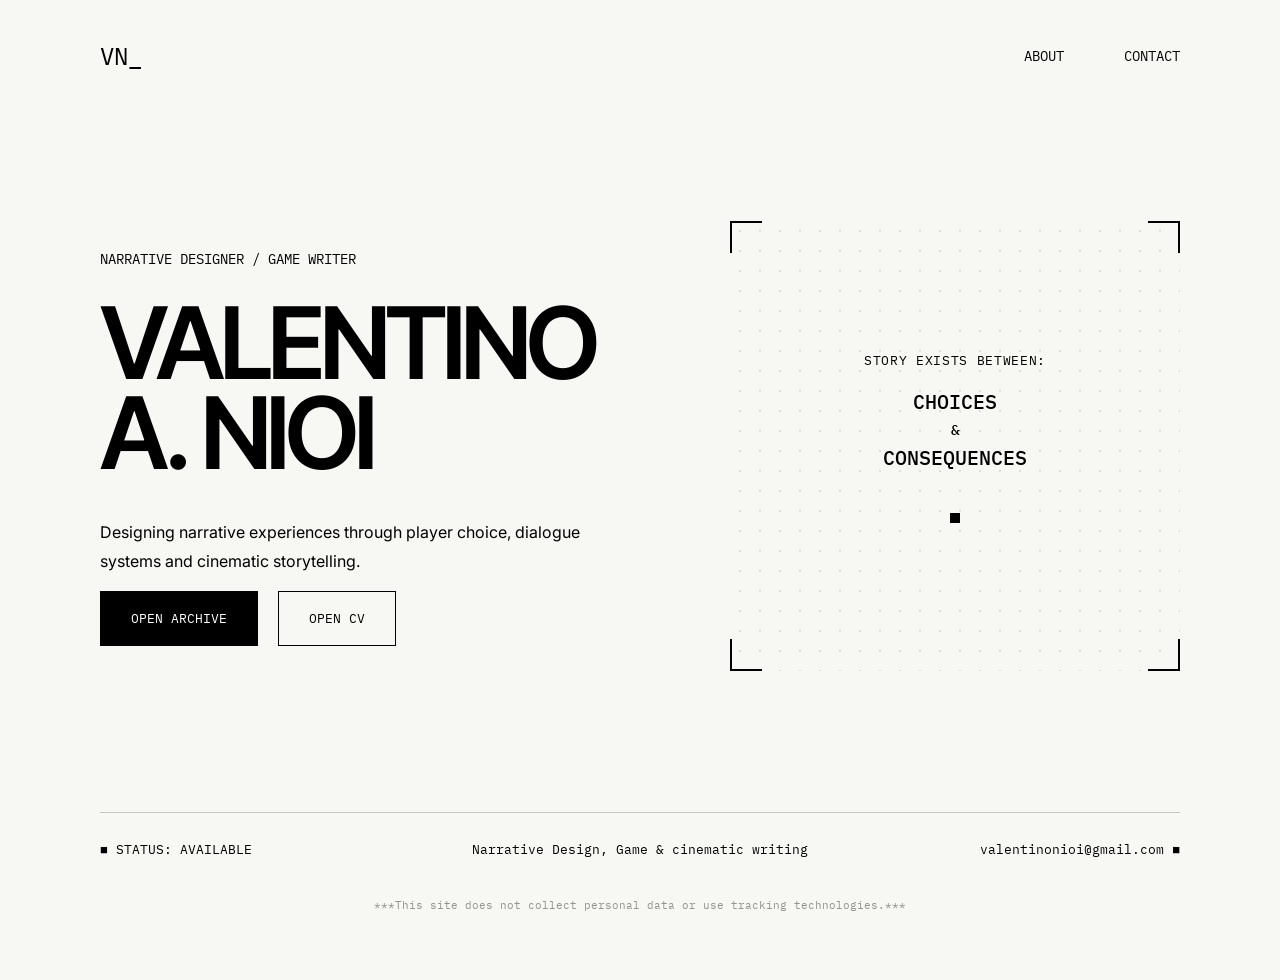
<file: index.html>
<!DOCTYPE html>
<html lang="en">
<head>
<meta charset="UTF-8">
<meta name="viewport" content="width=device-width, initial-scale=1.0">
<title>Valentino A. Nioi</title>

<link rel="stylesheet" href="css/global.css">
<link rel="stylesheet" href="css/home.css">

<link rel="preconnect" href="https://fonts.googleapis.com">
<link rel="preconnect" href="https://fonts.gstatic.com" crossorigin>

<link href="https://fonts.googleapis.com/css2?family=IBM+Plex+Mono:wght@300;400;500&family=Inter:wght@300;400;600&family=Inter+Tight:wght@400;500;600;700&display=swap" rel="stylesheet">
</head>

<body>

<nav>
  <div class="logo">
    VN_
  </div>

  <div class="menu">
    <a href="about.html">ABOUT</a>
    <a href="contact.html">CONTACT</a>
  </div>
</nav>


<section class="hero">

  <div class="left">

    <p class="role">
      NARRATIVE DESIGNER / GAME WRITER
    </p>

    <h1>
      VALENTINO<br>
      A. NIOI
    </h1>

    <p class="description">
      Designing narrative experiences through
      player choice, dialogue systems
      and cinematic storytelling.
    </p>

    <div class="buttons">

      <a class="button black" href="archive.html">
        OPEN ARCHIVE
      </a>

      <button type="button" class="button" onclick="openCVViewer()">
        OPEN CV
      </button>

    </div>

  </div>


  <div class="right">

    <div class="corner tl"></div>
    <div class="corner tr"></div>
    <div class="corner bl"></div>
    <div class="corner br"></div>

    <div class="story">

      <p class="story-label">
        STORY EXISTS BETWEEN:
      </p>

      <h2>
        CHOICES
        <span class="story-cross">&</span>
        CONSEQUENCES
      </h2>

      <div class="square"></div>

    </div>

  </div>

</section>


<div class="viewer-overlay">

  <div class="viewer-box">

    <div class="viewer-top">
      <p>CURRICULUM</p>

      <button type="button" class="viewer-close" onclick="closeViewer()">
        × CLOSE
      </button>
    </div>

    <div class="viewer-title">
      CURRICULUM VITAE
    </div>

    <div class="pdf-container"></div>

  </div>

</div>


<footer>
  <div class="status-line"></div>
  <div class="footer-content">
    <p>■ STATUS: AVAILABLE</p>
    <p>Narrative Design, Game & cinematic writing</p>
    <p>valentinonioi@gmail.com ■</p>
  </div>
  <p class="footer-privacy">***This site does not collect personal data or use tracking technologies.***</p>
</footer>


<script>
const viewerTitle = document.querySelector(".viewer-title");
const viewerOverlay = document.querySelector(".viewer-overlay");
const pdfContainer = document.querySelector(".pdf-container");

function isMobileDevice(){
  return /Android|iPhone|iPad|iPod/i.test(navigator.userAgent);
}

function openPDF(title, file){

  viewerTitle.innerText = title;

  // 📱 MOBILE → apertura nativa (più affidabile)
  if (isMobileDevice()) {
    window.open(file, "_blank");
    return;
  }

  // 💻 DESKTOP → viewer interno stabile
  pdfContainer.innerHTML = `
    <iframe class="pdf-viewer" src="${file}"></iframe>
  `;

  viewerOverlay.style.display = "flex";
}

function openCVViewer(){
  openPDF("CURRICULUM VITAE", "assets/ValentinoNioi_CV_2026.pdf");
}

function closeViewer(){
  viewerOverlay.style.display = "none";
  pdfContainer.innerHTML = "";
}
</script>

</body>
</html>
</file>
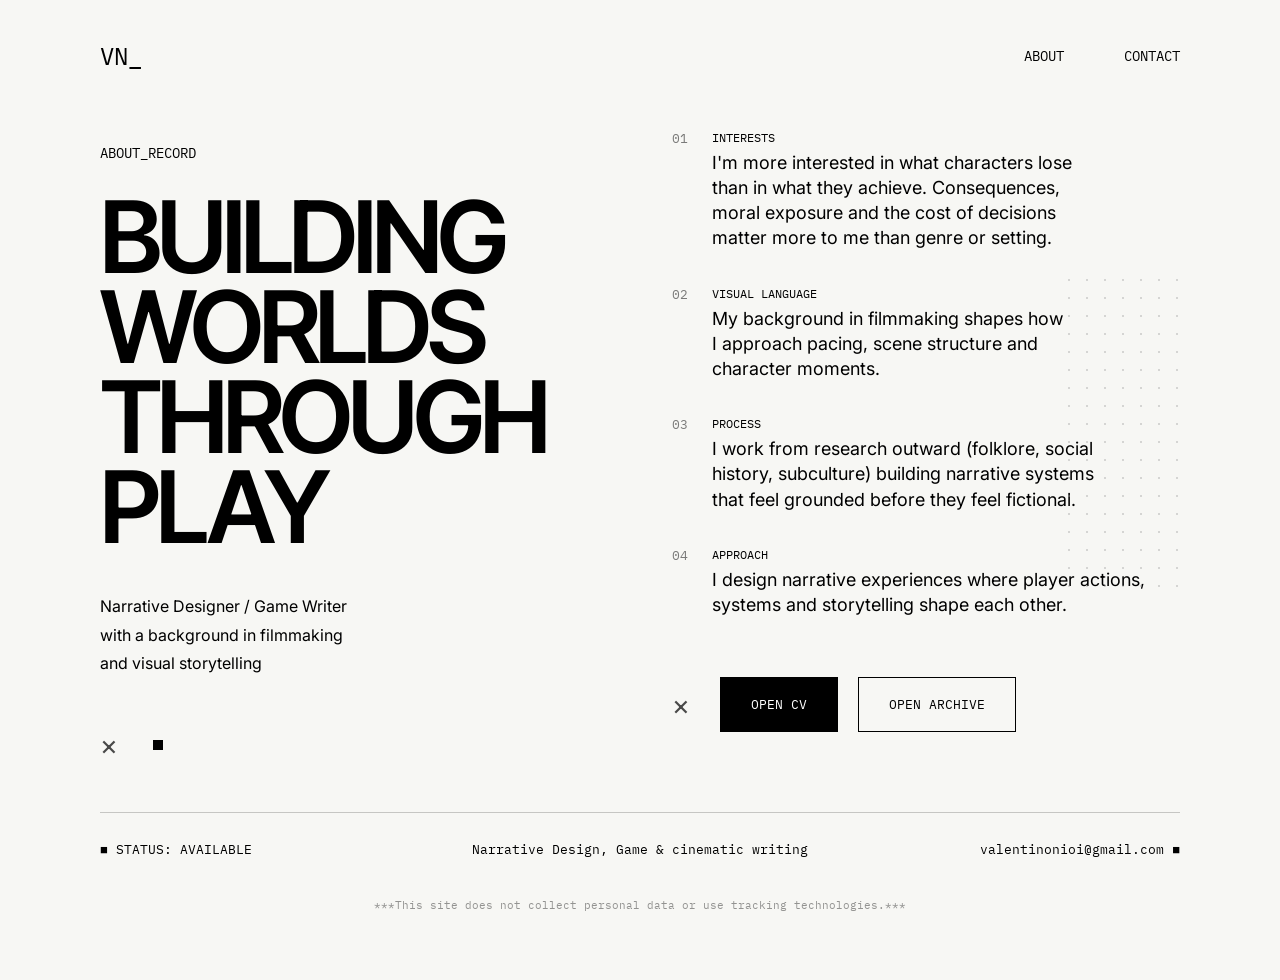
<file: about.html>
<!DOCTYPE html>
<html lang="en">

<head>

<meta charset="UTF-8">
<meta name="viewport" content="width=device-width, initial-scale=1.0">

<title>About | Valentino A. Nioi</title>

<link rel="stylesheet" href="css/global.css">
<link rel="stylesheet" href="css/about.css">

<link rel="preconnect" href="https://fonts.googleapis.com">
<link rel="preconnect" href="https://fonts.gstatic.com" crossorigin>

<link href="https://fonts.googleapis.com/css2?family=IBM+Plex+Mono:wght@300;400;500&family=Inter:wght@300;400;600&family=Inter+Tight:wght@400;500;600;700&display=swap" rel="stylesheet">

</head>

<body>

<nav>

  <div class="logo">
    <a href="index.html">VN_</a>
  </div>

  <div class="menu">
    <a href="about.html">ABOUT</a>
    <a href="contact.html">CONTACT</a>
  </div>

</nav>


<section class="about-page">

  <div class="about-left">

    <p class="role">
      ABOUT_RECORD
    </p>

    <h1>
      BUILDING<br>
      WORLDS<br>
      THROUGH PLAY
    </h1>

    <p class="description">
      Narrative Designer / Game Writer<br>
      with a background in filmmaking<br>
      and visual storytelling
    </p>

    <div class="about-symbols">
      <div class="about-cross">×</div>
      <div class="square about-square"></div>
    </div>

  </div>


  <div class="about-right">

    <div class="about-item">

      <span class="about-number">01</span>

      <div>

        <p class="about-label">
          INTERESTS
        </p>

        <p class="about-value">
          I'm more interested in what characters lose<br>
          than in what they achieve. Consequences,<br>
          moral exposure and the cost of decisions<br>
          matter more to me than genre or setting.
        </p>

      </div>

    </div>


    <div class="about-item">

      <span class="about-number">02</span>

      <div>

        <p class="about-label">
          VISUAL LANGUAGE
        </p>

        <p class="about-value">
          My background in filmmaking shapes how<br>
          I approach pacing, scene structure and<br>
          character moments.
        </p>

      </div>

    </div>


    <div class="about-item">

      <span class="about-number">03</span>

      <div>

        <p class="about-label">
          PROCESS
        </p>

        <p class="about-value">
          I work from research outward (folklore, social<br>
          history, subculture) building narrative systems<br>
          that feel grounded before they feel fictional.
        </p>

      </div>

    </div>


    <div class="about-item">

      <span class="about-number">04</span>

      <div>

        <p class="about-label">
          APPROACH
        </p>

        <p class="about-value">
          I design narrative experiences where player actions,<br>
          systems and storytelling shape each other.
        </p>

      </div>

    </div>


    <div class="about-action">

      <div class="about-cross">×</div>

      <div class="buttons">

        <button type="button"
        class="button black"
        onclick="openCVViewer()">
          OPEN CV
        </button>

        <a class="button"
        href="archive.html">
          OPEN ARCHIVE
        </a>

      </div>

    </div>

  </div>

</section>


<div class="viewer-overlay">

  <div class="viewer-box">

    <div class="viewer-top">
      <p>CURRICULUM</p>

      <button type="button"
      class="viewer-close"
      onclick="closeViewer()">
        × CLOSE
      </button>
    </div>

    <div class="viewer-title">
      CURRICULUM VITAE
    </div>

    <div class="pdf-container"></div>

  </div>

</div>


<footer>

  <div class="status-line"></div>

  <div class="footer-content">
    <p>■ STATUS: AVAILABLE</p>
    <p>Narrative Design, Game & cinematic writing</p>
    <p>valentinonioi@gmail.com ■</p>
  </div>

  <p class="footer-privacy">
    ***This site does not collect personal data or use tracking technologies.***
  </p>

</footer>


<script>
const viewerTitle = document.querySelector(".viewer-title");
const viewerOverlay = document.querySelector(".viewer-overlay");
const pdfContainer = document.querySelector(".pdf-container");

function isMobile(){
  return /Android|iPhone|iPad|iPod/i.test(navigator.userAgent);
}

function openPDF(title, file){

  viewerTitle.innerText = title;

  // 📱 MOBILE → apertura nativa (soluzione stabile)
  if (isMobile()) {
    window.open(file, "_blank");
    return;
  }

  // 💻 DESKTOP → viewer interno
  pdfContainer.innerHTML = `
    <iframe class="pdf-viewer" src="${file}"></iframe>
  `;

  viewerOverlay.style.display = "flex";
}

function openCVViewer(){
  openPDF("CURRICULUM VITAE", "assets/ValentinoNioi_CV_2026.pdf");
}

function closeViewer(){
  viewerOverlay.style.display = "none";
  pdfContainer.innerHTML = "";
}
</script>

</body>
</html>
</file>
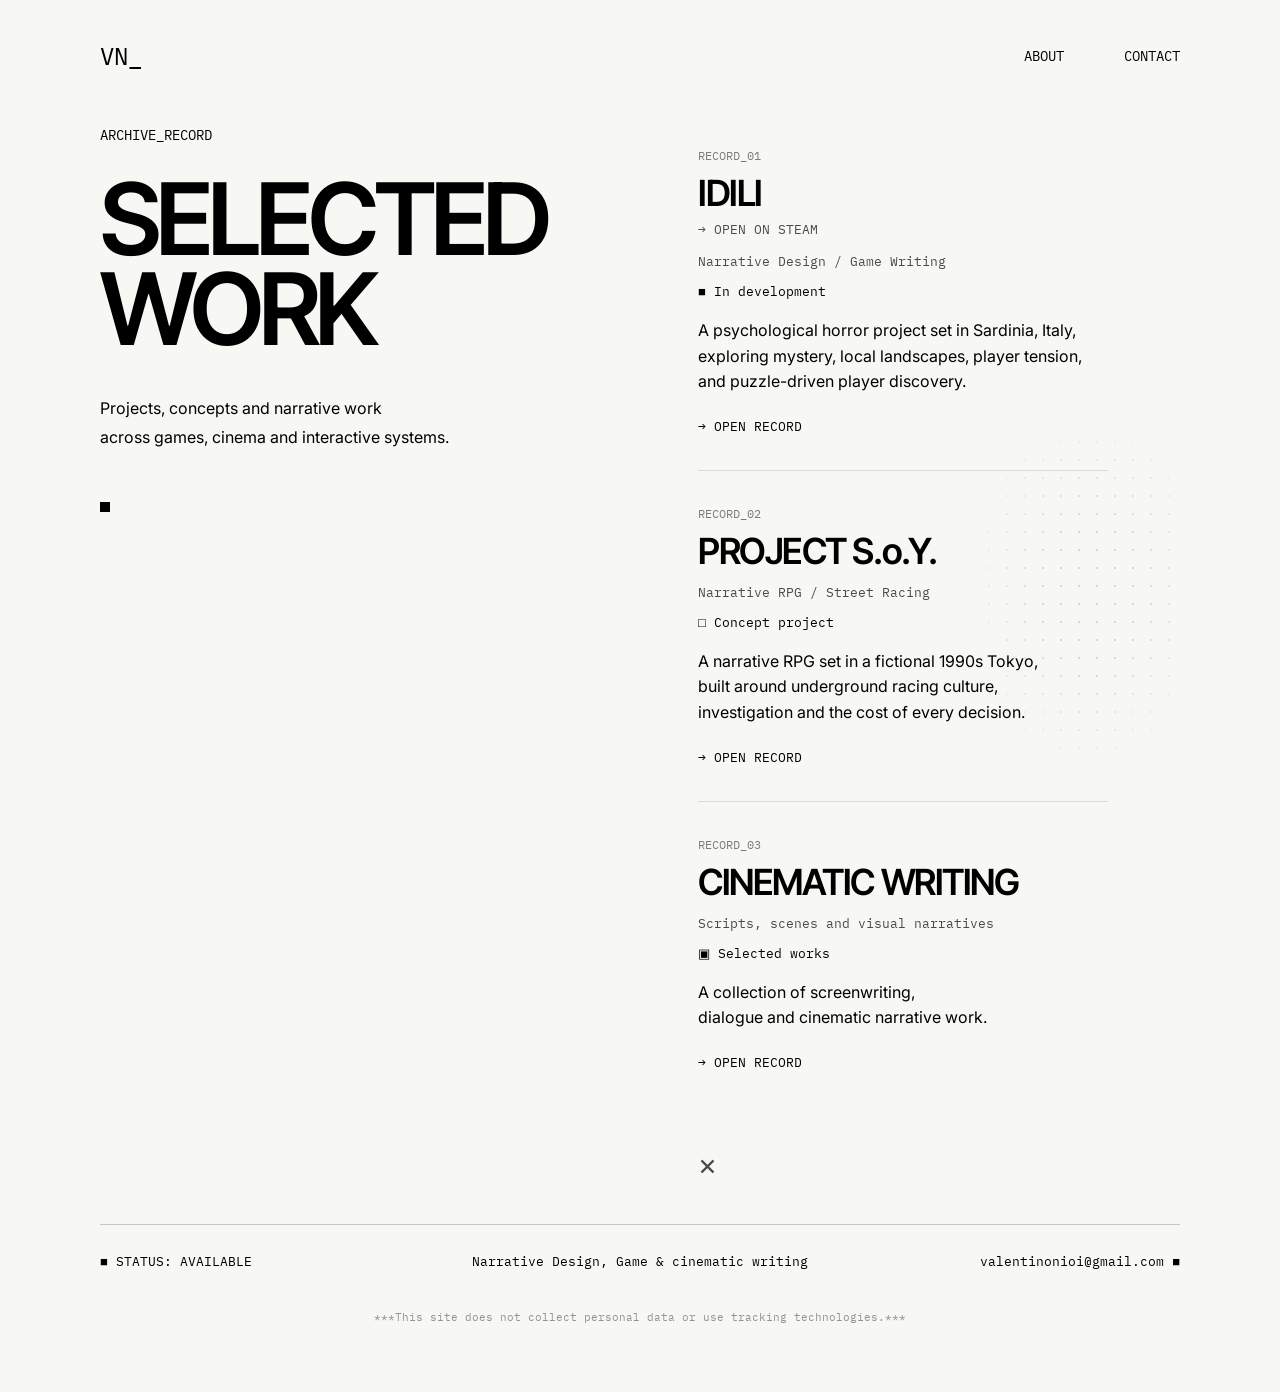
<file: archive.html>
<!DOCTYPE html>
<html lang="en">

<head>
<meta charset="UTF-8">
<meta name="viewport" content="width=device-width, initial-scale=1.0">

<title>Archive | Valentino A. Nioi</title>

<link rel="stylesheet" href="css/global.css">
<link rel="stylesheet" href="css/archive.css">

<link rel="preconnect" href="https://fonts.googleapis.com">
<link rel="preconnect" href="https://fonts.gstatic.com" crossorigin>

<link href="https://fonts.googleapis.com/css2?family=IBM+Plex+Mono:wght@300;400;500&family=Inter:wght@300;400;600&family=Inter+Tight:wght@400;500;600;700&display=swap" rel="stylesheet">
</head>

<body>

<nav>
  <div class="logo">
    <a href="index.html">VN_</a>
  </div>

  <div class="menu">
    <a href="about.html">ABOUT</a>
    <a href="contact.html">CONTACT</a>
  </div>
</nav>


<section class="archive-page">

  <div class="archive-left">

    <p class="role">ARCHIVE_RECORD</p>

    <h1>
      SELECTED<br>
      WORK
    </h1>

    <p class="description">
      Projects, concepts and narrative work<br>
      across games, cinema and interactive systems.
    </p>

    <div class="archive-left-bottom">
      <div class="square archive-square"></div>
    </div>

  </div>


  <div class="archive-right">

    <div class="archive-item">

      <p class="archive-number">RECORD_01</p>

      <h3>IDILI</h3>

      <a class="archive-steam"
      href="https://store.steampowered.com/app/2595700/IDILI/"
      target="_blank">
        → OPEN ON STEAM
      </a>

      <p class="archive-type">Narrative Design / Game Writing</p>

      <p class="archive-status">■ In development</p>

      <p class="archive-description">
        A psychological horror project set in Sardinia, Italy,<br>
        exploring mystery, local landscapes, player tension,<br>
        and puzzle-driven player discovery.
      </p>

      <a class="archive-link" href="idili.html">→ OPEN RECORD</a>

    </div>


    <div class="archive-item">

      <p class="archive-number">RECORD_02</p>

      <h3>PROJECT S.o.Y.</h3>

      <p class="archive-type">Narrative RPG / Street Racing</p>

      <p class="archive-status">□ Concept project</p>

      <p class="archive-description">
        A narrative RPG set in a fictional 1990s Tokyo,<br>
        built around underground racing culture,<br>
        investigation and the cost of every decision.
      </p>

      <a class="archive-link" href="soy.html">→ OPEN RECORD</a>

    </div>


    <div class="archive-item">

      <p class="archive-number">RECORD_03</p>

      <h3>CINEMATIC WRITING</h3>

      <p class="archive-type">Scripts, scenes and visual narratives</p>

      <p class="archive-status">▣ Selected works</p>

      <p class="archive-description">
        A collection of screenwriting,<br>
        dialogue and cinematic narrative work.
      </p>

      <a class="archive-link" href="cinematic.html">→ OPEN RECORD</a>

    </div>

    <div class="archive-cross">×</div>

  </div>

</section>


<footer>
  <div class="status-line"></div>
  <div class="footer-content">
    <p>■ STATUS: AVAILABLE</p>
    <p>Narrative Design, Game & cinematic writing</p>
    <p>valentinonioi@gmail.com ■</p>
  </div>
  <p class="footer-privacy">***This site does not collect personal data or use tracking technologies.***</p>
</footer>

</body>
</html>
</file>
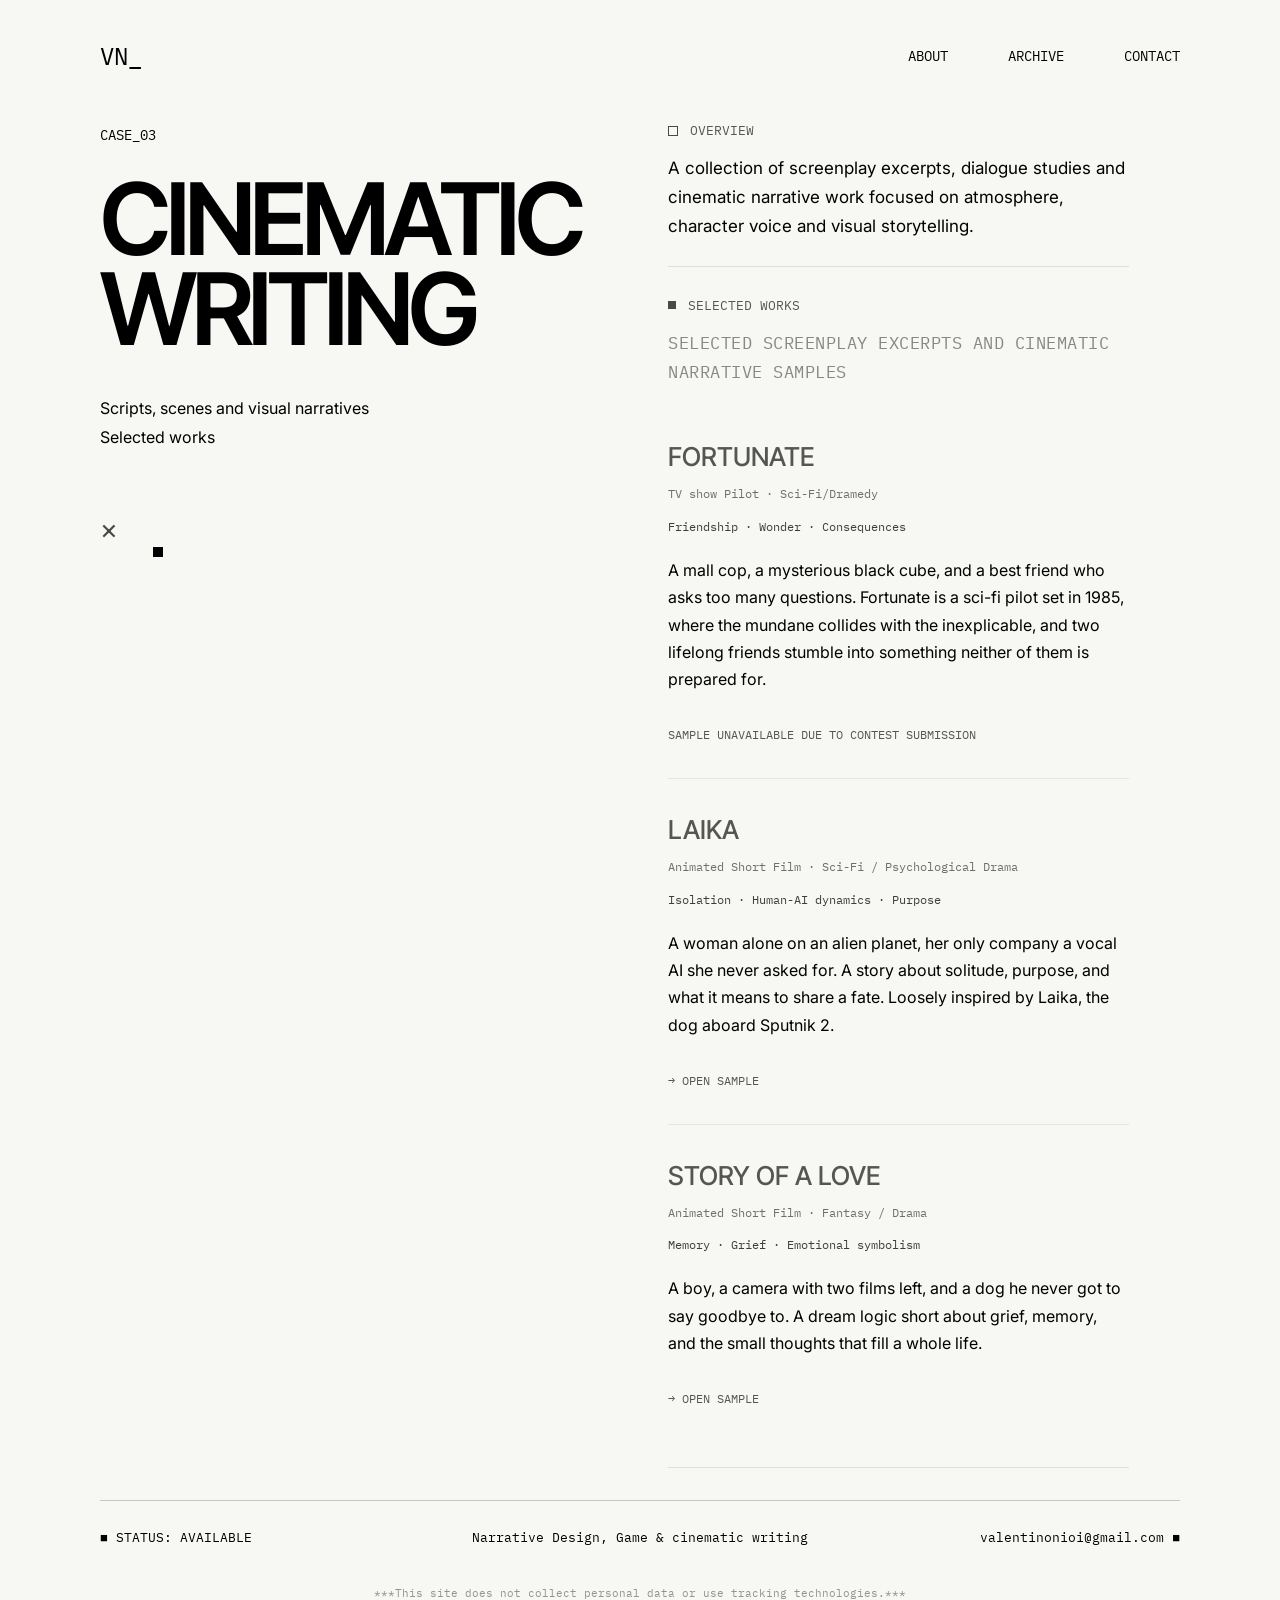
<file: cinematic.html>
<!DOCTYPE html>
<html lang="en">

<head>
<meta charset="UTF-8">
<meta name="viewport" content="width=device-width, initial-scale=1.0">

<title>Cinematic Writing | Valentino A. Nioi</title>

<link rel="stylesheet" href="css/global.css">
<link rel="stylesheet" href="css/cinematic.css">

<link rel="preconnect" href="https://fonts.googleapis.com">
<link rel="preconnect" href="https://fonts.gstatic.com" crossorigin>

<link href="https://fonts.googleapis.com/css2?family=IBM+Plex+Mono:wght@300;400;500&family=Inter:wght@300;400;600&family=Inter+Tight:wght@400;500;600;700&display=swap" rel="stylesheet">
</head>

<body>

<nav>
  <div class="logo">
    <a href="index.html">VN_</a>
  </div>

  <div class="menu">
    <a href="about.html">ABOUT</a>
    <a href="archive.html">ARCHIVE</a>
    <a href="contact.html">CONTACT</a>
  </div>
</nav>


<section class="cinematic-page">

  <div class="cinematic-left">

    <p class="role">CASE_03</p>

    <h1>CINEMATIC<br>WRITING</h1>

    <p class="description">
      Scripts, scenes and visual narratives<br>
      Selected works
    </p>

    <div class="cinematic-symbols">
      <div class="cinematic-cross">×</div>
      <div class="square"></div>
    </div>

  </div>


  <div class="cinematic-right">

    <div class="cinematic-section">
      <div class="section-title">
        <div class="mini-square"></div>
        <h3>OVERVIEW</h3>
      </div>

      <p>
        A collection of screenplay excerpts, dialogue studies and cinematic
        narrative work focused on atmosphere, character voice and visual storytelling.
      </p>
    </div>


    <div class="cinematic-section">

      <div class="section-title documents-title">
        <div class="mini-square filled-square"></div>
        <h3>SELECTED WORKS</h3>
      </div>

      <p class="materials-note">
        Selected screenplay excerpts and cinematic narrative samples
      </p>

      <div class="script-card first-script">

        <h3>FORTUNATE</h3>

        <p class="script-type">
          TV show Pilot · Sci-Fi/Dramedy
        </p>

        <p class="script-focus">
          Friendship · Wonder · Consequences
        </p>

        <p>
         A mall cop, a mysterious black cube, and a best friend who asks too many questions. Fortunate is a sci-fi pilot set in 1985, where the mundane collides with the inexplicable, and two lifelong friends stumble into something neither of them is prepared for.
        </p>

        <button type="button" class="sample-button" disabled>
          SAMPLE UNAVAILABLE DUE TO CONTEST SUBMISSION
          </button>

      </div>

      <div class="script-card">

        <h3>LAIKA</h3>

        <p class="script-type">
          Animated Short Film · Sci-Fi / Psychological Drama
        </p>

        <p class="script-focus">
          Isolation · Human-AI dynamics · Purpose
        </p>

        <p>
          A woman alone on an alien planet, her only company a vocal AI she never asked for. A story about solitude, purpose, and what it means to share a fate. Loosely inspired by Laika, the dog aboard Sputnik 2.
        </p>

        <button type="button" class="sample-button" onclick="openLaikaViewer()">
          → OPEN SAMPLE
        </button>

      </div>


      <div class="script-card">

        <h3>STORY OF A LOVE</h3>

        <p class="script-type">
          Animated Short Film · Fantasy / Drama
        </p>

        <p class="script-focus">
          Memory · Grief · Emotional symbolism
        </p>

        <p>
          A boy, a camera with two films left, and a dog he never got to say goodbye to. A dream logic short about grief, memory, and the small thoughts that fill a whole life.
        </p>

        <button type="button" class="sample-button" onclick="openStoryViewer()">
          → OPEN SAMPLE
        </button>

      </div>


      

    </div>

  </div>

</section>


<div class="viewer-overlay">

  <div class="viewer-box">

    <div class="viewer-top">
      <p>CASE_03 / CINEMATIC WRITING</p>

      <button type="button" class="viewer-close" onclick="closeViewer()">
        × CLOSE
      </button>
    </div>

    <div class="viewer-title">
      LAIKA
    </div>

    <div class="pdf-container"></div>

    <div class="viewer-nav">
      <p>← PREVIOUS</p>
      <p>01/01</p>
      <p>NEXT →</p>
    </div>

  </div>

</div>


<footer>
  <div class="status-line"></div>
  <div class="footer-content">
    <p>■ STATUS: AVAILABLE</p>
    <p>Narrative Design, Game & cinematic writing</p>
    <p>valentinonioi@gmail.com ■</p>
  </div>
  <p class="footer-privacy">***This site does not collect personal data or use tracking technologies.***</p>
</footer>


<script>
const viewerTitle = document.querySelector(".viewer-title");
const viewerOverlay = document.querySelector(".viewer-overlay");
const pdfContainer = document.querySelector(".pdf-container");

function isMobileDevice(){
  return /Android|iPhone|iPad|iPod/i.test(navigator.userAgent);
}

function openPDF(title, file){

  viewerTitle.innerText = title;

  // 📱 MOBILE → apertura nativa (più affidabile)
  if (isMobileDevice()) {
    window.open(file, "_blank");
    return;
  }

  // 💻 DESKTOP → viewer interno stabile
  pdfContainer.innerHTML = `
    <iframe class="pdf-viewer" src="${file}"></iframe>
  `;

  viewerOverlay.style.display = "flex";
}

function openSampleViewer(){
  openPDF("SAMPLE", "assets/fortunate.pdf");
}

function openLaikaViewer(){
  openPDF("LAIKA", "assets/laika.pdf");
}

function openStoryViewer(){
  openPDF("STORY OF A LOVE", "assets/soal.pdf");
}


function closeViewer(){
  viewerOverlay.style.display = "none";
  pdfContainer.innerHTML = "";
}
</script>

</body>
</html>
</file>
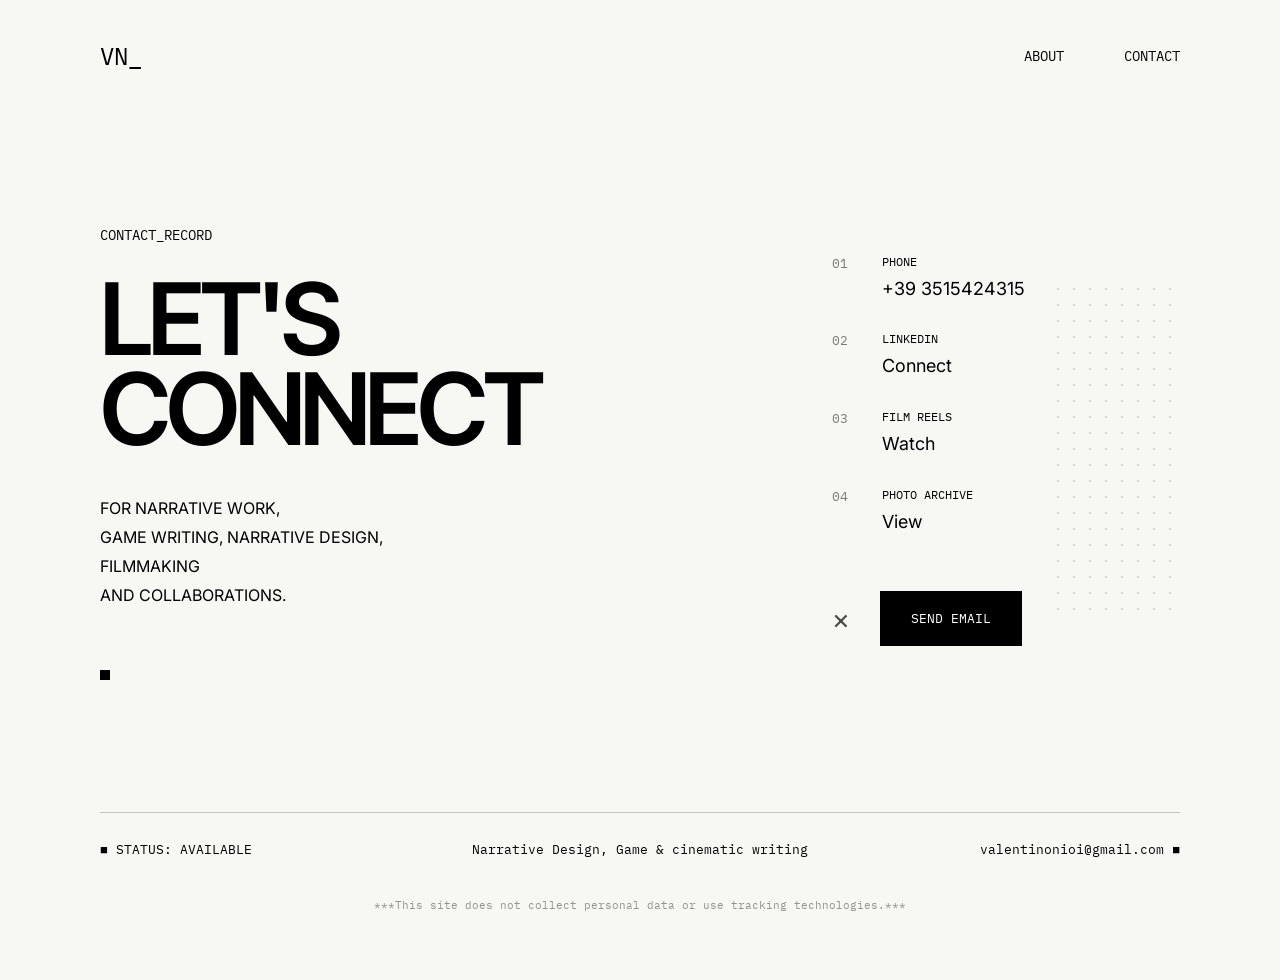
<file: contact.html>
<!DOCTYPE html>
<html lang="en">

<head>

<meta charset="UTF-8">
<meta name="viewport" content="width=device-width, initial-scale=1.0">

<title>Contact | Valentino A. Nioi</title>

<link rel="stylesheet" href="css/global.css">
<link rel="stylesheet" href="css/contact.css">

<link rel="preconnect" href="https://fonts.googleapis.com">
<link rel="preconnect" href="https://fonts.gstatic.com" crossorigin>

<link href="https://fonts.googleapis.com/css2?family=IBM+Plex+Mono:wght@300;400;500&family=Inter:wght@300;400;600&family=Inter+Tight:wght@400;500;600;700&display=swap" rel="stylesheet">

</head>

<body>

<nav>

<div class="logo">
<a href="index.html">VN_</a>
</div>

<div class="menu">

<a href="about.html">ABOUT</a>

<a href="contact.html">CONTACT</a>

</div>

</nav>


<section class="contact-page">

<div class="contact-left">

<p class="role">
CONTACT_RECORD
</p>

<h1>

LET'S<br>
CONNECT

</h1>

<p class="description">

FOR NARRATIVE WORK,<br>
GAME WRITING,
NARRATIVE DESIGN,<br>
FILMMAKING<br>
AND COLLABORATIONS.

</p>

<div class="square contact-square"></div>

</div>


<div class="contact-right">

  <div class="contact-item">
    <span class="contact-number">01</span>
    <div>
      <p class="contact-label">PHONE</p>
      <p class="contact-value">+39 3515424315</p>
    </div>
  </div>

  <div class="contact-item">
    <span class="contact-number">02</span>
    <div>
      <p class="contact-label">LINKEDIN</p>
      <p class="contact-value">
        <a href="https://www.linkedin.com/in/valentino-nioi-28684b141/" target="_blank">Connect</a>
      </p>
    </div>
  </div>

  <div class="contact-item">
    <span class="contact-number">03</span>
    <div>
      <p class="contact-label">FILM REELS</p>
      <p class="contact-value">
        <a href="https://youtu.be/IWBjZYRkETY" target="_blank">Watch</a>
      </p>
    </div>
  </div>

  <div class="contact-item">
    <span class="contact-number">04</span>
    <div>
      <p class="contact-label">PHOTO ARCHIVE</p>
      <p class="contact-value">
        <a href="https://www.instagram.com/valentino.nioi/" target="_blank">View</a>
      </p>
    </div>
  </div>

<div class="contact-action">

  <div class="contact-cross">×</div>

  <div class="buttons">
    <a class="button black" href="mailto:valentinonioi@gmail.com">SEND EMAIL</a>
  </div>

</div>

</section>


<footer>
  <div class="status-line"></div>
  <div class="footer-content">
    <p>■ STATUS: AVAILABLE</p>
    <p>Narrative Design, Game & cinematic writing</p>
    <p>valentinonioi@gmail.com ■</p>
  </div>
  <p class="footer-privacy">***This site does not collect personal data or use tracking technologies.***</p>
</footer>

</body>

</html>
</file>
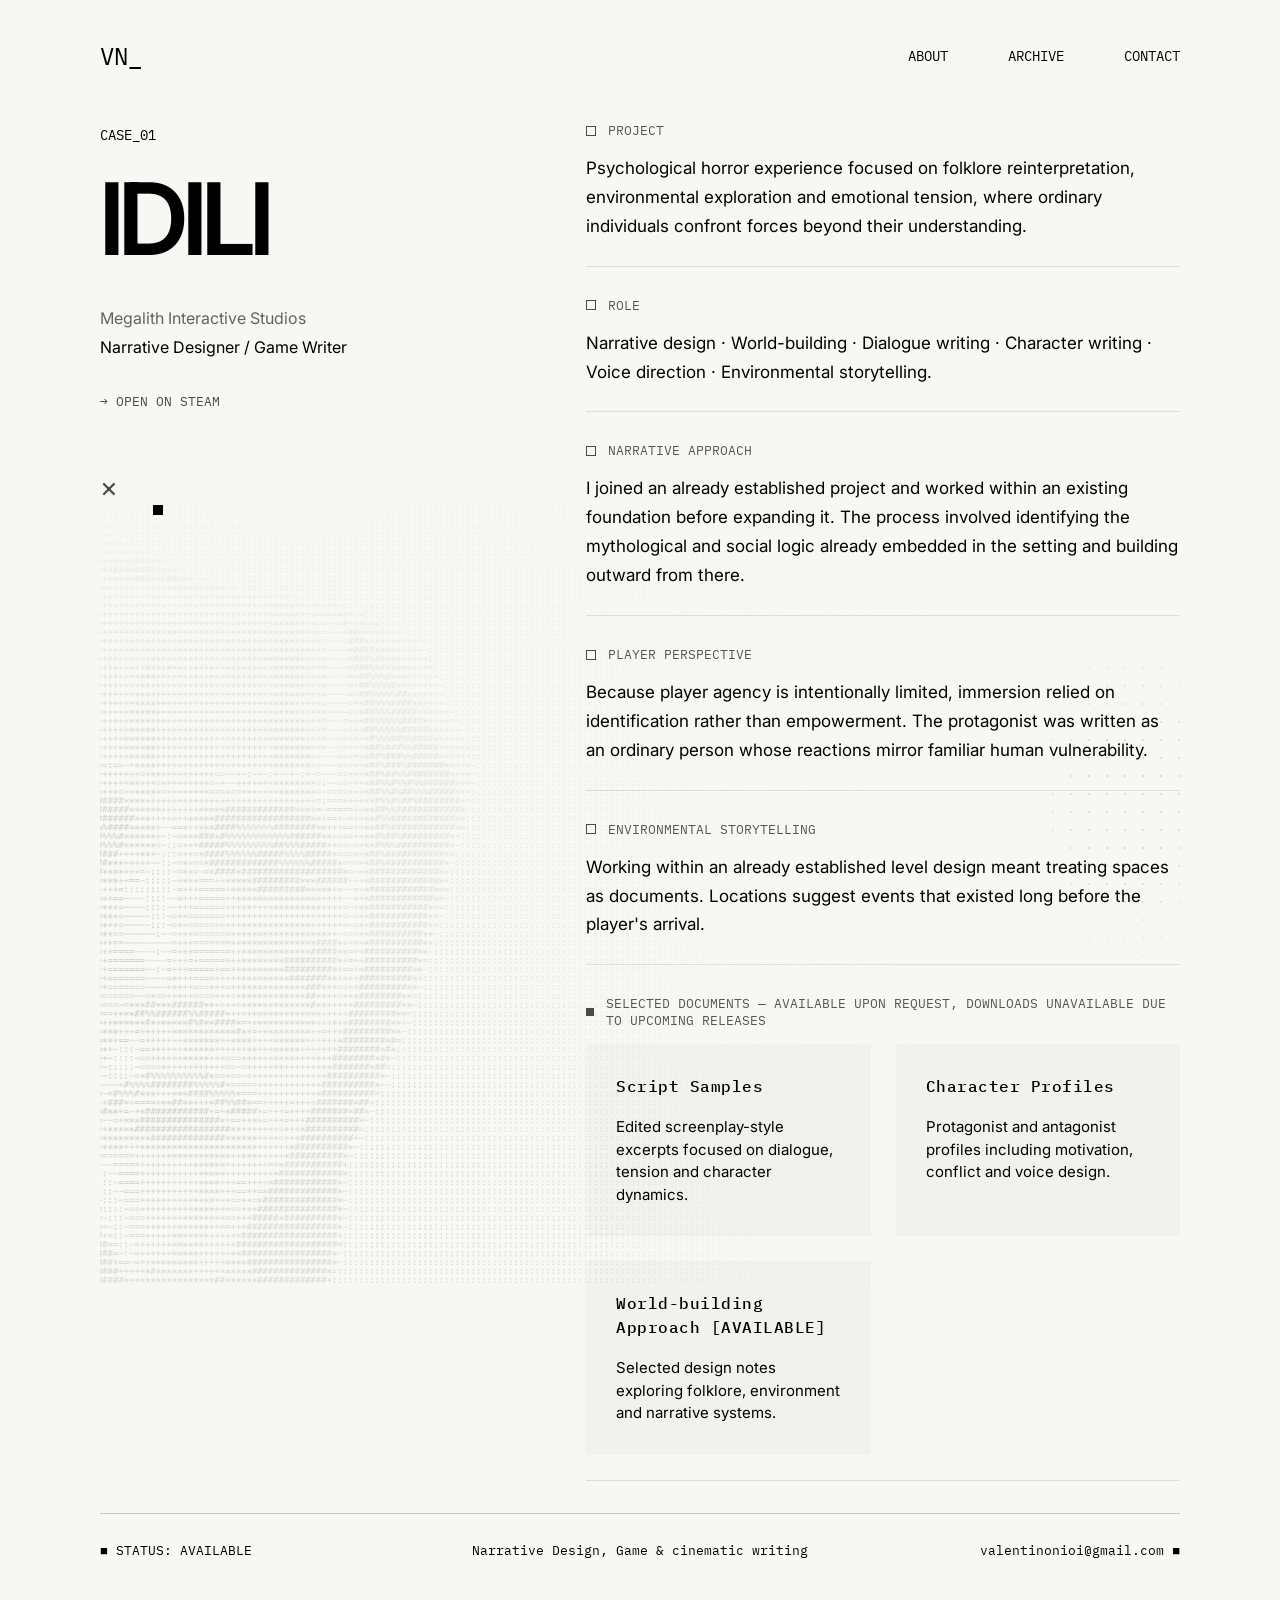
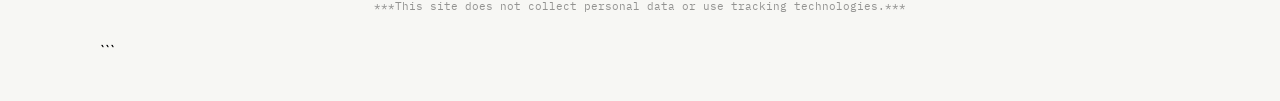
<file: idili.html>
<!DOCTYPE html>
<html lang="en">

<head>
<meta charset="UTF-8">
<meta name="viewport" content="width=device-width, initial-scale=1.0">

<title>IDILI | Valentino A. Nioi</title>

<link rel="stylesheet" href="css/global.css">
<link rel="stylesheet" href="css/idili.css">

<link rel="preconnect" href="https://fonts.googleapis.com">
<link rel="preconnect" href="https://fonts.gstatic.com" crossorigin>

<link href="https://fonts.googleapis.com/css2?family=IBM+Plex+Mono:wght@300;400;500&family=Inter:wght@300;400;600&family=Inter+Tight:wght@400;500;600;700&display=swap" rel="stylesheet">
</head>

<body>

<nav>

<div class="logo">
<a href="index.html">VN_</a>
</div>

<div class="menu">
<a href="about.html">ABOUT</a>
<a href="archive.html">ARCHIVE</a>
<a href="contact.html">CONTACT</a>
</div>

</nav>


<section class="idili-page">

<div class="idili-left">

<p class="role">
CASE_01
</p>

<h1>
IDILI
</h1>

<p class="description">

<a class="project-link"
href="https://INSERISCI-LINK"
target="_blank">

Megalith Interactive Studios

</a>

<br>

Narrative Designer / Game Writer

</p>

<a class="idili-steam"
href="https://store.steampowered.com/app/2595700/IDILI/"
target="_blank">

→ OPEN ON STEAM

</a>

<div class="idili-symbols">

<div class="idili-cross">
×
</div>

<div class="square"></div>

</div>

<div class="idili-mask">

<img src="assets/idili-mask-ascii.png">

</div>

</div>


<div class="idili-right">

<div class="idili-section">

<div class="section-title">

<div class="mini-square"></div>

<h3>
PROJECT
</h3>

</div>

<p>
Psychological horror experience focused on folklore reinterpretation,
environmental exploration and emotional tension, where ordinary
individuals confront forces beyond their understanding.
</p>

</div>


<div class="idili-section">

<div class="section-title">

<div class="mini-square"></div>

<h3>
ROLE
</h3>

</div>

<p>
Narrative design · World-building · Dialogue writing ·
Character writing · Voice direction · Environmental storytelling.
</p>

</div>


<div class="idili-section">

<div class="section-title">

<div class="mini-square"></div>

<h3>
NARRATIVE APPROACH
</h3>

</div>

<p>
I joined an already established project and worked within an
existing foundation before expanding it. The process involved
identifying the mythological and social logic already embedded
in the setting and building outward from there.
</p>

</div>


<div class="idili-section">

<div class="section-title">

<div class="mini-square"></div>

<h3>
PLAYER PERSPECTIVE
</h3>

</div>

<p>
Because player agency is intentionally limited, immersion relied
on identification rather than empowerment.
The protagonist was written as an ordinary person whose reactions
mirror familiar human vulnerability.
</p>

</div>


<div class="idili-section">

<div class="section-title">

<div class="mini-square"></div>

<h3>
ENVIRONMENTAL STORYTELLING
</h3>

</div>

<p>
Working within an already established level design meant treating
spaces as documents. Locations suggest events that existed long
before the player's arrival.
</p>

</div>


<div class="idili-section">

<div class="section-title">

<div class="mini-square filled-square"></div>

<h3>
SELECTED DOCUMENTS — AVAILABLE UPON REQUEST, DOWNLOADS UNAVAILABLE DUE TO UPCOMING RELEASES
</h3>

</div>


<div class="materials-grid">

<div class="material-card">

<p class="material-title">
Script Samples
</p>

<p>
Edited screenplay-style excerpts focused on dialogue,
tension and character dynamics.
</p>

</div>


<div class="material-card">

<p class="material-title">
Character Profiles
</p>

<p>
Protagonist and antagonist profiles including motivation,
conflict and voice design.
</p>

</div>


<div class="material-card"
onclick="openWorldViewer()">

<p class="material-title">
World-building Approach [AVAILABLE]
</p>

<p>
Selected design notes exploring folklore,
environment and narrative systems.
</p>

</div>

</div>

</div>

</div>

</section>


<div class="viewer-overlay">

<div class="viewer-box">

<div class="viewer-top">

<p>
CASE_01 / IDILI
</p>

<button class="viewer-close"
onclick="closeViewer()">

× CLOSE

</button>

</div>

<div class="viewer-title">
SCRIPT SAMPLE_01
</div>

<div class="pdf-container"></div>

<div class="viewer-nav">

<p>← PREVIOUS</p>
<p>01/04</p>
<p>NEXT →</p>

</div>

</div>

</div>


<footer>

<div class="status-line"></div>

<div class="footer-content">

<p>■ STATUS: AVAILABLE</p>

<p>Narrative Design, Game & cinematic writing</p>

<p>valentinonioi@gmail.com ■</p>

</div>

<p class="footer-privacy">
***This site does not collect personal data or use tracking technologies.***
</p>

</footer>


<script>

const viewerTitle = document.querySelector(".viewer-title");
const viewerOverlay = document.querySelector(".viewer-overlay");
const pdfContainer = document.querySelector(".pdf-container");

function isMobileDevice(){
  return /Android|iPhone|iPad|iPod/i.test(navigator.userAgent);
}

function openPDF(title, file){

  viewerTitle.innerText = title;

  // MOBILE → apertura nativa
  if (isMobileDevice()) {
    window.open(file, "_blank");
    return;
  }

  // DESKTOP → viewer interno
  pdfContainer.innerHTML = `
    <iframe class="pdf-viewer" src="${file}"></iframe>
  `;

  viewerOverlay.style.display = "flex";
}

function openScriptViewer(){
  openPDF("SCRIPT SAMPLE_01", "assets/script-sample.pdf");
}

function openCharacterViewer(){
  openPDF("CHARACTER PROFILES", "assets/characters.pdf");
}

function openWorldViewer(){
  openPDF("WORLD-BUILDING APPROACH", "assets/worldbuilding.pdf");
}

function closeViewer(){
  viewerOverlay.style.display = "none";
  pdfContainer.innerHTML = "";
}

</script>

</body>
</html>
```
</file>
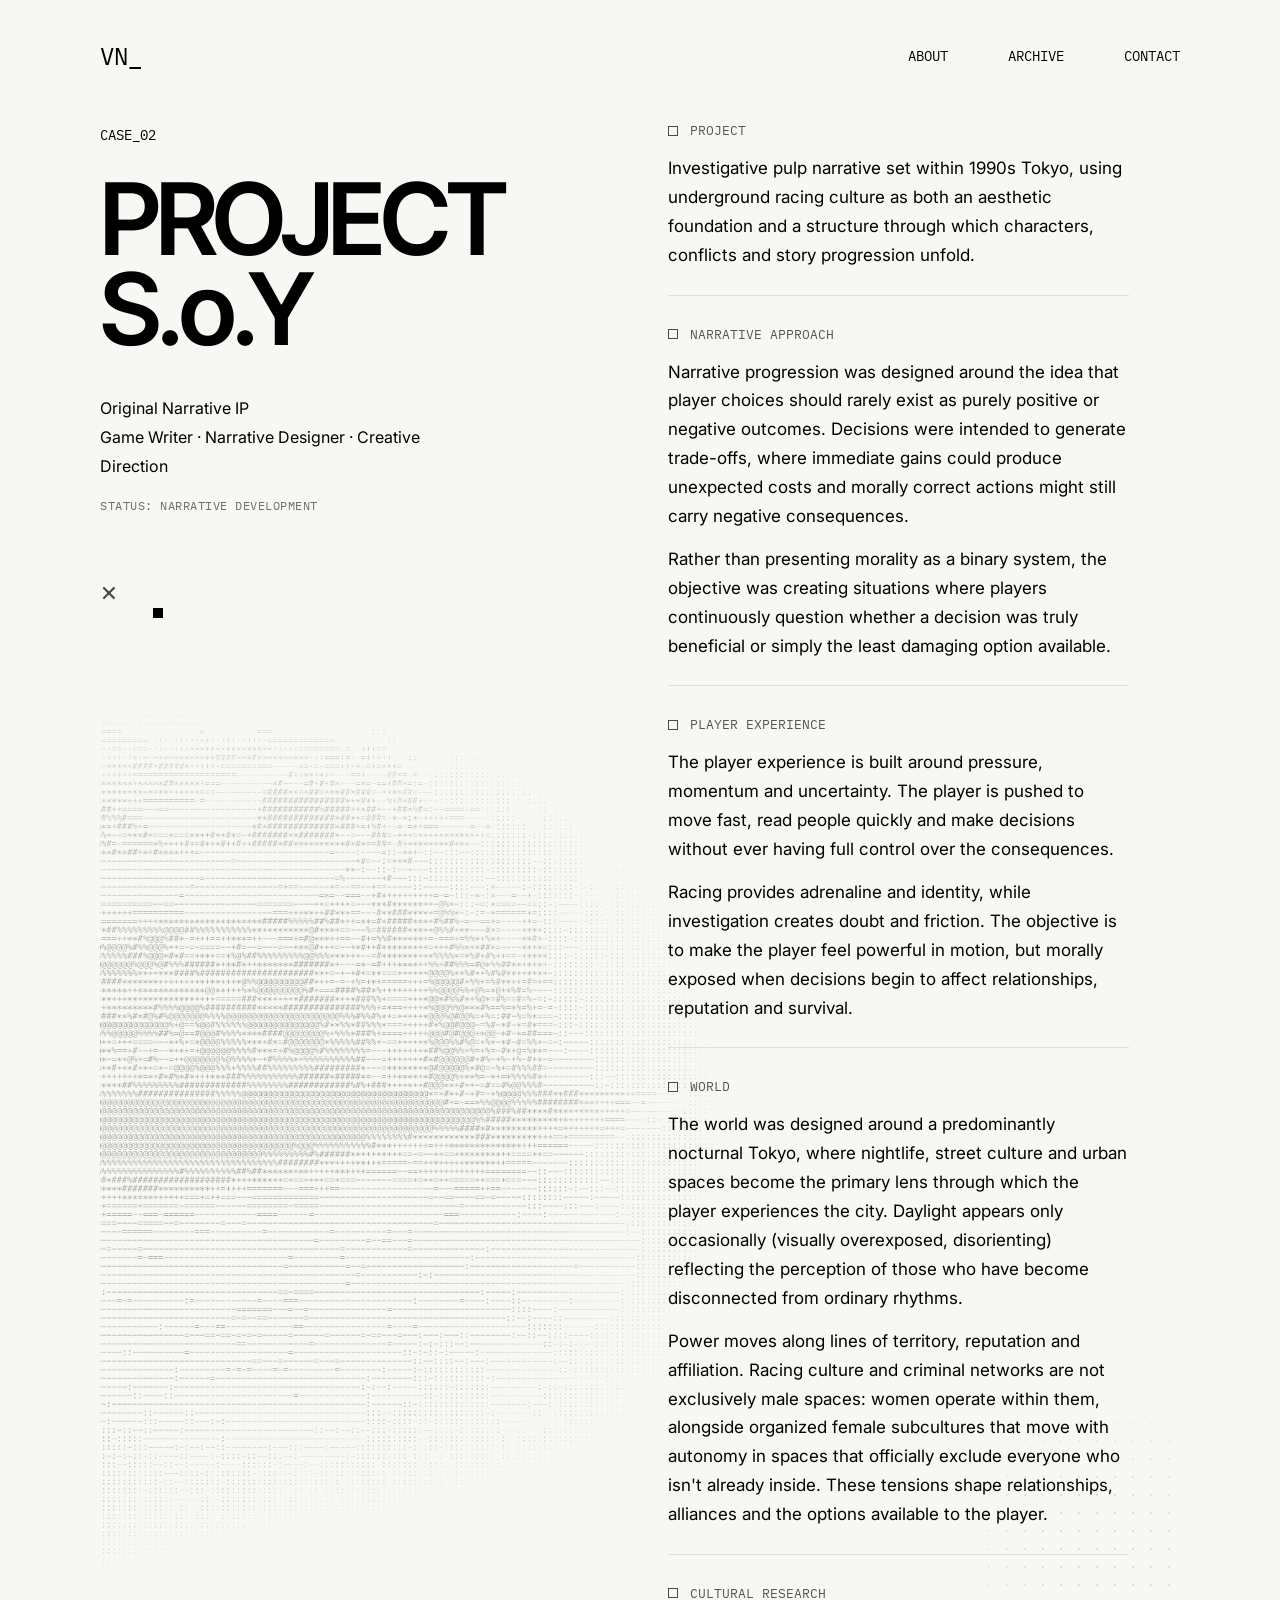
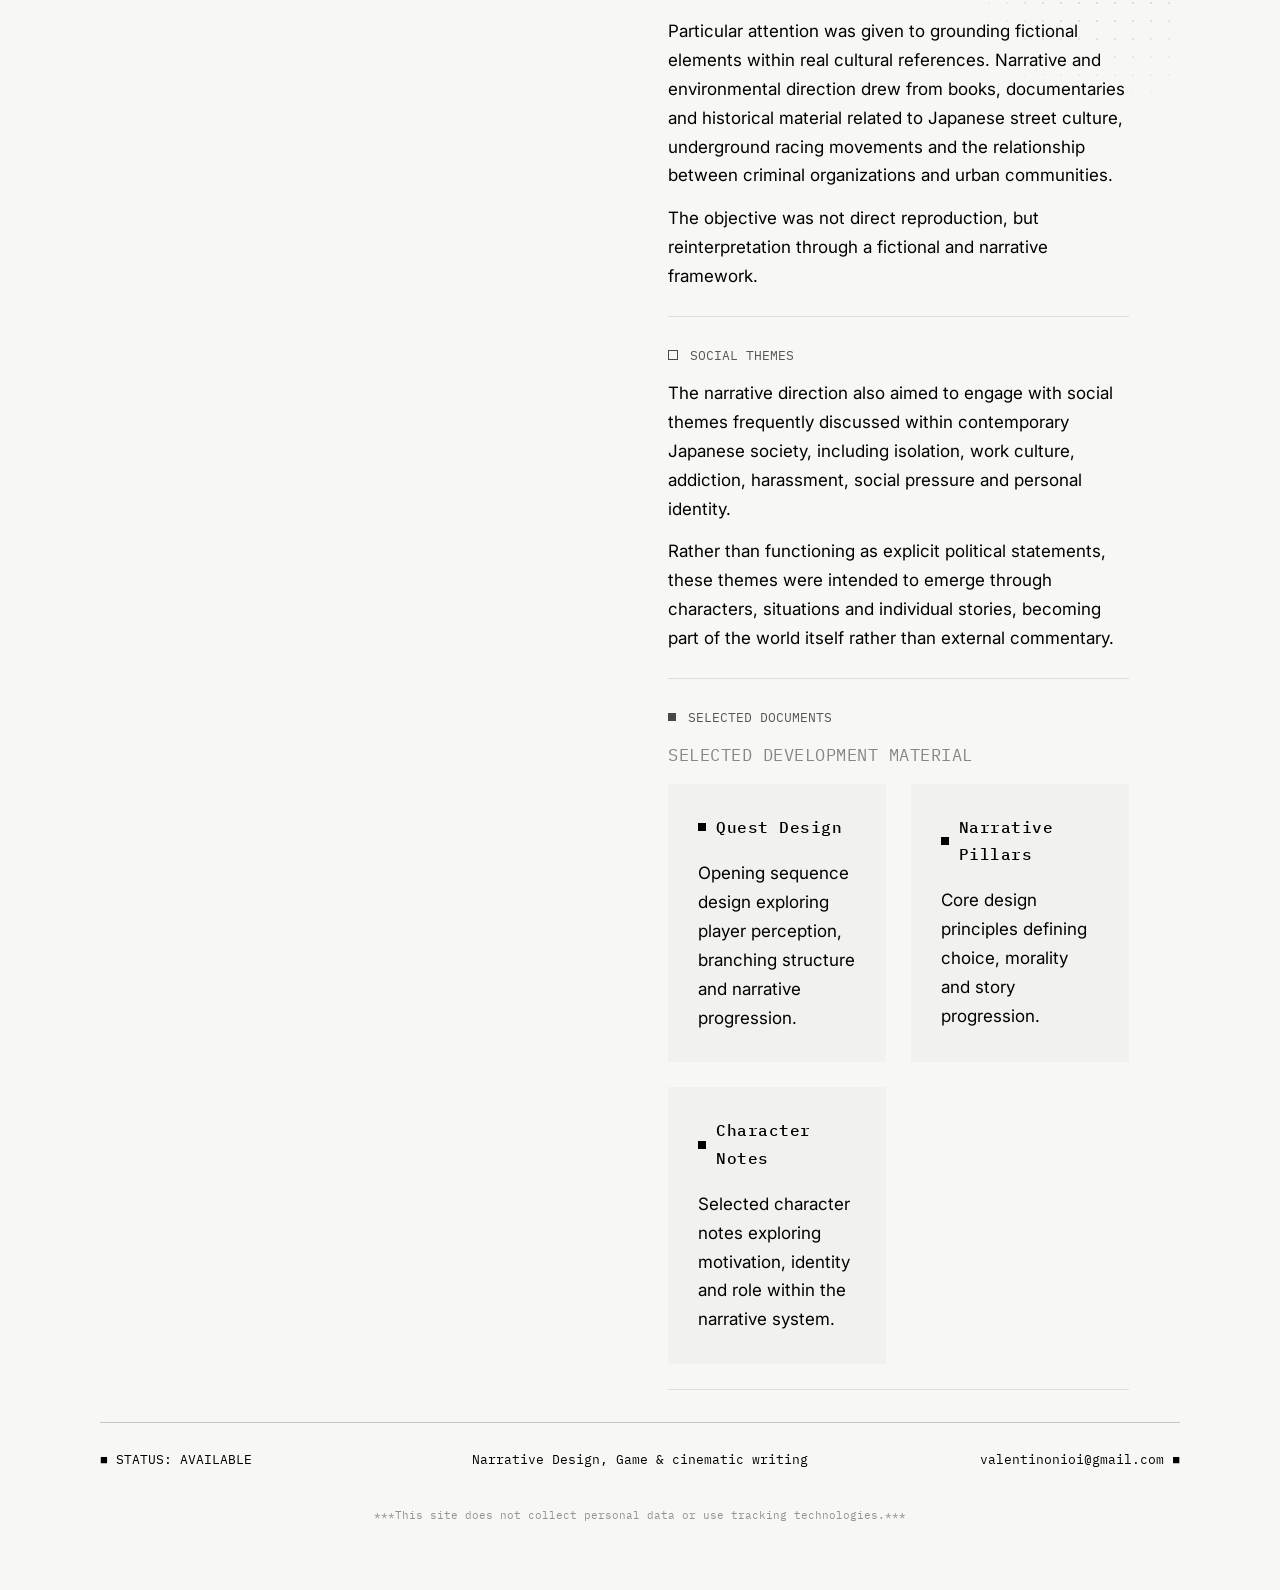
<file: soy.html>
<!DOCTYPE html>
<html lang="en">

<head>
<meta charset="UTF-8">
<meta name="viewport" content="width=device-width, initial-scale=1.0">

<title>S.O.Y. Project | Valentino A. Nioi</title>

<link rel="stylesheet" href="css/global.css">
<link rel="stylesheet" href="css/soy.css">

<link rel="preconnect" href="https://fonts.googleapis.com">
<link rel="preconnect" href="https://fonts.gstatic.com" crossorigin>

<link href="https://fonts.googleapis.com/css2?family=IBM+Plex+Mono:wght@300;400;500&family=Inter:wght@300;400;600&family=Inter+Tight:wght@400;500;600;700&display=swap" rel="stylesheet">
</head>

<body>

<nav>
  <div class="logo">
    <a href="index.html">VN_</a>
  </div>

  <div class="menu">
    <a href="about.html">ABOUT</a>
    <a href="archive.html">ARCHIVE</a>
    <a href="contact.html">CONTACT</a>
  </div>
</nav>


<section class="soy-page">

  <div class="soy-left">

    <p class="role">CASE_02</p>

    <h1>PROJECT<br>S.o.Y</h1>

    <p class="description">
      Original Narrative IP<br>
      Game Writer · Narrative Designer · Creative Direction
    </p>

    <p class="project-status">
      Status: Narrative Development
    </p>

    <!-- 🔥 ANCHOR STABILE PER LA MASK -->
    <div class="status-anchor">
      <div class="soy-mask">
        <img src="assets/soy-ascii2.png" alt="">
      </div>
    </div>

    <div class="soy-symbols">
      <div class="soy-cross">×</div>
      <div class="square"></div>
    </div>

  </div>


  <div class="soy-right">

    <div class="soy-section">
      <div class="section-title">
        <div class="mini-square"></div>
        <h3>PROJECT</h3>
      </div>

      <p>
        Investigative pulp narrative set within 1990s Tokyo, using underground
        racing culture as both an aesthetic foundation and a structure through
        which characters, conflicts and story progression unfold.
      </p>
    </div>


    <div class="soy-section">
      <div class="section-title">
        <div class="mini-square"></div>
        <h3>NARRATIVE APPROACH</h3>
      </div>

      <p>
        Narrative progression was designed around the idea that player choices
        should rarely exist as purely positive or negative outcomes. Decisions
        were intended to generate trade-offs, where immediate gains could produce
        unexpected costs and morally correct actions might still carry negative
        consequences.
      </p>

      <p>
        Rather than presenting morality as a binary system, the objective was
        creating situations where players continuously question whether a decision
        was truly beneficial or simply the least damaging option available.
      </p>
    </div>


    <div class="soy-section">
      <div class="section-title">
        <div class="mini-square"></div>
        <h3>PLAYER EXPERIENCE</h3>
      </div>

      <p>
        The player experience is built around pressure, momentum and uncertainty.
        The player is pushed to move fast, read people quickly and make decisions
        without ever having full control over the consequences.
      </p>

      <p>
        Racing provides adrenaline and identity, while investigation creates doubt
        and friction. The objective is to make the player feel powerful in motion,
        but morally exposed when decisions begin to affect relationships,
        reputation and survival.
      </p>
    </div>


    <div class="soy-section">
      <div class="section-title">
        <div class="mini-square"></div>
        <h3>WORLD</h3>
      </div>

      <p>
        The world was designed around a predominantly nocturnal Tokyo, where nightlife,
        street culture and urban spaces become the primary lens through which the player
        experiences the city. Daylight appears only occasionally (visually overexposed,
        disorienting) reflecting the perception of those who have become disconnected
        from ordinary rhythms.
      </p>

      <p>
        Power moves along lines of territory, reputation and affiliation. Racing culture and criminal networks are not exclusively male spaces: women operate within them, alongside organized female subcultures that move with autonomy in spaces that officially exclude everyone who isn't already inside. These tensions shape relationships, alliances and the options available to the player.
      </p>
    </div>


    <div class="soy-section">
      <div class="section-title">
        <div class="mini-square"></div>
        <h3>CULTURAL RESEARCH</h3>
      </div>

      <p>
        Particular attention was given to grounding fictional elements within real
        cultural references. Narrative and environmental direction drew from books,
        documentaries and historical material related to Japanese street culture,
        underground racing movements and the relationship between criminal
        organizations and urban communities.
      </p>

      <p>
        The objective was not direct reproduction, but reinterpretation through a
        fictional and narrative framework.
      </p>
    </div>


    <div class="soy-section">
      <div class="section-title">
        <div class="mini-square"></div>
        <h3>SOCIAL THEMES</h3>
      </div>

      <p>
        The narrative direction also aimed to engage with social themes frequently
        discussed within contemporary Japanese society, including isolation, work
        culture, addiction, harassment, social pressure and personal identity.
      </p>

      <p>
        Rather than functioning as explicit political statements, these themes were
        intended to emerge through characters, situations and individual stories,
        becoming part of the world itself rather than external commentary.
      </p>
    </div>


    <div class="soy-section">

      <div class="section-title documents-title">
        <div class="mini-square filled-square"></div>
        <h3>SELECTED DOCUMENTS</h3>
      </div>

      <p class="materials-note">
        Selected development material
      </p>

      <div class="materials-grid">

        <div class="material-card" onclick="openQuestViewer()">
          <p class="material-title">Quest Design</p>
          <p>
            Opening sequence design exploring player perception,
            branching structure and narrative progression.
          </p>
        </div>

        <div class="material-card" onclick="openPillarsViewer()">
          <p class="material-title">Narrative Pillars</p>
          <p>
            Core design principles defining choice,
            morality and story progression.
          </p>
        </div>

        <div class="material-card" onclick="openCharactersViewer()">
          <p class="material-title">Character Notes</p>
          <p>
            Selected character notes exploring motivation,
            identity and role within the narrative system.
          </p>
        </div>

      </div>

    </div>

  </div>

</section>



<div class="viewer-overlay">
  <div class="viewer-box">

    <div class="viewer-top">
      <p>CASE_02 / S.O.Y.</p>

      <button type="button" class="viewer-close" onclick="closeViewer()">
        × CLOSE
      </button>
    </div>

    <div class="viewer-title">
      QUEST DESIGN — CHAPTER 0
    </div>

    <div class="pdf-container"></div>

    <div class="viewer-nav">
      <p>← PREVIOUS</p>
      <p>01/03</p>
      <p>NEXT →</p>
    </div>

  </div>
</div>


<footer>
  <div class="status-line"></div>

  <div class="footer-content">
    <p>■ STATUS: AVAILABLE</p>
    <p>Narrative Design, Game & cinematic writing</p>
    <p>valentinonioi@gmail.com ■</p>
  </div>

  <p class="footer-privacy">
    ***This site does not collect personal data or use tracking technologies.***
  </p>
</footer>


<script>
const viewerTitle = document.querySelector(".viewer-title");
const viewerOverlay = document.querySelector(".viewer-overlay");
const pdfContainer = document.querySelector(".pdf-container");

function isMobileDevice(){
  return /Android|iPhone|iPad|iPod/i.test(navigator.userAgent);
}

function openPDF(title, file){

  viewerTitle.innerText = title;

  // 📱 MOBILE → apertura nativa (più affidabile)
  if (isMobileDevice()) {
    window.open(file, "_blank");
    return;
  }

  // 💻 DESKTOP → viewer interno stabile
  pdfContainer.innerHTML = `
    <iframe class="pdf-viewer" src="${file}"></iframe>
  `;

  viewerOverlay.style.display = "flex";
}

function openQuestViewer(){
  openPDF("QUEST DESIGN — CHAPTER 0", "assets/SOY_QD_v2.pdf");
}

function openPillarsViewer(){
  openPDF("NARRATIVE PILLARS", "assets/soy-narrative-pillars_v2.pdf");
}

function openCharactersViewer(){
  openPDF("CHARACTER NOTES", "assets/soy-character-notes_v2.pdf");
}

function closeViewer(){
  viewerOverlay.style.display = "none";
  pdfContainer.innerHTML = "";
}
</script>

</body>
</html>
</file>
<file: css/global.css>
body {
  margin: 0;
  padding: 40px 100px;
  font-family: 'Inter', sans-serif;
  background: #f7f7f4;
  color: black;
  min-height: 100vh;
  display: flex;
  flex-direction: column;
}

nav {
  display: flex;
  justify-content: space-between;
  align-items: center;
  margin-bottom: 100px;
}

.logo {
  font-family: 'IBM Plex Mono';
  font-size: 24px;
}

.menu {
  display: flex;
  gap: 60px;
  font-size: 14px;
}

.menu a {
  text-decoration: none;
  color: black;
  font-family: 'IBM Plex Mono';
  transition: .3s;
}

.menu a:hover {
  opacity: .5;
}

.role {
  font-family: 'IBM Plex Mono';
  font-size: 14px;
  margin-bottom: 20px;
  transform: translateY(-10px);
}

h1 {
  font-family: 'Inter Tight', sans-serif;
  font-size: 100px;
  font-weight: 600;
  line-height: .9;
  letter-spacing: -0.05em;
  margin: 0;
}

.description {
  font-family: 'Inter', sans-serif;
  margin-top: 40px;
  line-height: 1.8;
}

.buttons {
  display: flex;
  gap: 20px;
  margin-top: 40px;
}

.button {
  padding: 18px 30px;
  border: 1px solid black;
  background: transparent;
  cursor: pointer;
  text-decoration: none;
  color: black;
  font-family: 'IBM Plex Mono';
  font-size: 13px;
}

.black {
  background: black;
  color: white;
}

.square {
  width: 10px;
  height: 10px;
  background: black;
  margin-top: 45px;
}

footer {
  margin-top: 32px;  /* era 32px */
  margin-bottom: 28px;
}

.footer-content {
  font-family: 'IBM Plex Mono';
  font-size: 13px;
  display: grid;
  grid-template-columns: 1fr 1fr 1fr;
  align-items: center;
  width: 100%;
  transform: translateY(-15px);
}

.footer-privacy {
  font-family: 'IBM Plex Mono';
  font-size: 11px;
  opacity: .4;
  text-align: center;
  margin-top: 12px;
  margin-bottom: 0;
}

.status-line {
  width: 100%;
  height: 1px;
  background: black;
  opacity: 0.2;
  margin-bottom: 30px;
}

.footer-content p:nth-child(1) { text-align: left; }
.footer-content p:nth-child(2) { text-align: center; }
.footer-content p:nth-child(3) { text-align: right; }

.contact-value a:hover { opacity: .45; }

.buttons { margin-top: 0; }

.logo a {
  text-decoration: none;
  color: black;
}

.logo a:hover {
  opacity: .5;
  transition: .3s;
}

.contact-right .buttons { margin-top: 0; }


/* ─────────────────────────────────────────
   MOBILE  (≤ 768px)
───────────────────────────────────────── */
@media (max-width: 768px) {

  body {
    padding: 28px 24px;
  }

  nav {
    margin-bottom: 60px;
  }

  .logo {
    font-size: 20px;
  }

  .menu {
    gap: 28px;
    font-size: 13px;
  }

  h1 {
    font-size: 58px;
  }

  .role {
    font-size: 11px;
    transform: none;
  }

  .description {
    font-size: 14px;
    margin-top: 28px;
    line-height: 1.7;
  }

  .buttons {
    flex-direction: column;
    gap: 12px;
    margin-top: 32px;
  }

  .button {
    text-align: center;
    padding: 16px 24px;
  }

  footer {
    margin-top: 32px;
    margin-bottom: 28px;
  }

  .footer-content {
    grid-template-columns: 1fr;
    gap: 6px;
    transform: none;
  }

  .footer-content p:nth-child(1),
  .footer-content p:nth-child(2),
  .footer-content p:nth-child(3) {
    text-align: center;
  }

}
</file>
<file: css/home.css>
.hero {
  flex: 1;
  display: flex;
  justify-content: space-between;
  align-items: center;
  gap: 120px;
  margin-top: -60px;
}

.right {
  position: relative;
  width: 450px;
  height: 450px;
  background-image: radial-gradient(#ddd 1px, transparent 0);
  background-size: 20px 20px;
  flex-shrink: 0;
}

.story {
  display: flex;
  flex-direction: column;
  align-items: center;
  justify-content: center;
  height: 100%;
  text-align: center;
  transform: translateY(-15px);
}

h2 {
  font-family: 'IBM Plex Mono';
  font-size: 20px;
  font-weight: 500;
  line-height: 1.05;
  display: flex;
  flex-direction: column;
  align-items: center;
  margin: 0;
}

.story-label {
  font-family: 'IBM Plex Mono';
  font-size: 13px;
  letter-spacing: 0.05em;
  margin-bottom: 22px;
}

.story-cross {
  font-size: 15px;
  line-height: 1;
  margin: 10px 0;
}

.corner {
  position: absolute;
  width: 30px;
  height: 30px;
}

.tl { top: 0; left: 0; border-top: 2px solid black; border-left: 2px solid black; }
.tr { top: 0; right: 0; border-top: 2px solid black; border-right: 2px solid black; }
.bl { bottom: 0; left: 0; border-bottom: 2px solid black; border-left: 2px solid black; }
.br { bottom: 0; right: 0; border-bottom: 2px solid black; border-right: 2px solid black; }

.square {
  width: 10px;
  height: 10px;
  background: black;
  margin-top: 45px;
}

/* ── CV Viewer ── */

.viewer-overlay {
  position: fixed;
  top: 0;
  left: 0;
  width: 100%;
  height: 100vh;
  background: rgba(0, 0, 0, .18);
  display: none;
  justify-content: center;
  align-items: center;
  z-index: 1000;
  backdrop-filter: blur(6px);
}

.viewer-box {
  width: 82%;
  height: 90vh;
  background: rgba(245, 245, 245, .55);
  border: 1px solid rgba(0, 0, 0, .08);
  backdrop-filter: blur(12px);
  padding: 35px;
  display: flex;
  flex-direction: column;
}

.viewer-top {
  display: flex;
  justify-content: space-between;
  align-items: center;
  margin-bottom: 25px;
  font-family: 'IBM Plex Mono';
  font-size: 13px;
  color: black;
}

.viewer-close {
  background: none;
  border: none;
  font-family: 'IBM Plex Mono';
  font-size: 13px;
  cursor: pointer;
  opacity: .7;
  transition: .3s;
}

.viewer-close:hover { opacity: .4; }

.viewer-title {
  font-family: 'Inter Tight';
  font-size: 28px;
  margin-bottom: 25px;
  color: black;
}

.pdf-container {
  width: 100%;
  flex: 1;
  display: flex;
  justify-content: center;
  align-items: center;
}

.pdf-viewer {
  width: 84%;
  height: 100%;
  background: white;
  border: 1px solid rgba(0, 0, 0, .08);
}

.viewer-nav {
  display: flex;
  justify-content: space-between;
  margin-top: 20px;
  font-family: 'IBM Plex Mono';
  font-size: 13px;
  opacity: .7;
  color: black;
}


/* ─────────────────────────────────────────
   MOBILE  (≤ 768px)
───────────────────────────────────────── */
@media (max-width: 768px) {

  .hero {
    flex-direction: column;
    gap: 0;
    margin-top: -20px;
    align-items: flex-start;
    padding: 24px 0;
  }

  .right {
    display: none;
  }

  .left {
    padding-top: 50px;
}

  .viewer-box {
    width: 92%;
    height: 88vh;
    padding: 20px 18px;
  }

  .viewer-title {
    font-size: 20px;
    margin-bottom: 16px;
  }

  .pdf-viewer {
    width: 100%;
  }

}
</file>
<file: css/about.css>
.about-page{

display:flex;

justify-content:space-between;

align-items:center;

gap:140px;

flex:1;

margin-top:-50px;

overflow:hidden;

}


.about-left{

width:40%;

}


.about-right{

position:relative;

width:50%;

display:flex;

flex-direction:column;

gap:35px;

transform:translateY(-20px);

}

.about-item{

display:grid;

grid-template-columns:40px 1fr;

align-items:start;

}


.about-number{

font-family:'IBM Plex Mono';

font-size:13px;

opacity:.5;

}


.about-label{

font-family:'IBM Plex Mono';

font-size:12px;

margin:0;

margin-bottom:5px;

}


.about-value{

margin:0;

font-size:18px;

line-height:1.4;

}


.about-action{

display:flex;

align-items:center;

gap:30px;

margin-top:25px;

}


.about-cross{

font-size:28px;

opacity:.7;

}


.about-square{

margin-top:0px;

}


.about-right::after{

content:"";

position:absolute;

right:-140px;
top:50%;

transform:translateY(-50%);

width:260px;
height:320px;

opacity:.36;

background-image:
radial-gradient(#999 1.1px, transparent 0);

background-size:18px 18px;

pointer-events:none;

}

.about-symbols{

display:flex;

align-items:center;

gap:35px;

margin-top:50px;

}

.viewer-overlay{
position:fixed;
top:0;
left:0;
width:100%;
height:100vh;
background:rgba(0,0,0,.18);
display:none;
justify-content:center;
align-items:center;
z-index:1000;
backdrop-filter:blur(6px);
}

.viewer-box{
width:82%;
height:90vh;
background:rgba(245,245,245,.55);
border:1px solid rgba(0,0,0,.08);
backdrop-filter:blur(12px);
padding:35px;
display:flex;
flex-direction:column;
}

.viewer-top{
display:flex;
justify-content:space-between;
align-items:center;
margin-bottom:25px;
font-family:'IBM Plex Mono';
font-size:13px;
color:black;
}

.viewer-close{
background:none;
border:none;
font-family:'IBM Plex Mono';
font-size:13px;
cursor:pointer;
opacity:.7;
transition:.3s;
}

.viewer-close:hover{
opacity:.4;
}

.viewer-title{
font-family:'Inter Tight';
font-size:28px;
margin-bottom:25px;
color:black;
}

.pdf-container{
width:100%;
flex:1;
display:flex;
justify-content:center;
align-items:center;
}

.pdf-viewer{
width:84%;
height:100%;
background:white;
border:1px solid rgba(0,0,0,.08);
}

@media (max-width: 768px) {

  .about-page {
    flex-direction: column;
    gap: 40px;
    margin-top: 0;
    padding: 20px;
    overflow: visible;
  }

  .about-left {
    width: 100%;
  }

  .about-symbols {
    margin-top: 30px;
  }

  .about-right {
    width: 100%;
    transform: none;
    gap: 25px;
  }

  .about-right::after {
    display: none;
  }

  .about-value {
    font-size: 16px;
  }

  .about-action {
    flex-direction: column;
    align-items: flex-start;
    gap: 20px;
  }

  .viewer-box {
    width: 95%;
    height: 92vh;
    padding: 20px;
  }

  .viewer-title {
    font-size: 20px;
  }

  .pdf-viewer {
    width: 100%;
  }

}
</file>
<file: css/archive.css>
.archive-page{

display:flex;

justify-content:space-between;

align-items:flex-start;

gap: 220px;

flex:1;

margin-top:-50px;

overflow:hidden;

}


.archive-left{

width:35%;

position:sticky;

top:0;

}


.archive-right{

position:relative;

width:55%;

display:flex;

flex-direction:column;

transform:translateY(-10px);

}


.archive-item{

padding:35px 0;

border-top:1px solid rgba(0,0,0,.12);

width:85%;

}


.archive-number{

font-family:'IBM Plex Mono';

font-size:12px;

opacity:.5;

margin:0 0 12px 0;

}


h3{

font-family:'Inter Tight';

font-size:36px;

font-weight:600;

margin:0;

line-height:1;

letter-spacing:-0.04em;

}


.archive-type{

font-family:'IBM Plex Mono';

font-size:13px;

margin-top:15px;

margin-bottom:10px;

opacity:.7;

}


.archive-status{

font-family:'IBM Plex Mono';

font-size:13px;

margin-bottom:18px;

}


.archive-description{

line-height:1.6;

margin-bottom:20px;

}


.archive-link{

text-decoration:none;

font-family:'IBM Plex Mono';

font-size:13px;

color:black;

transition:.3s;

}


.archive-link:hover{

opacity:.45;

}


.archive-cross{

font-size:30px;

margin-top:40px;

opacity:.7;

}


.archive-square{

margin-top:50px;

}

.archive-right::after{

content:"";

position:absolute;

right:-20px;

top:45%;

transform:translateY(-50%);

width:220px;

height:320px;

opacity:.25;

background-image:
radial-gradient(#777 1px, transparent 0);

background-size:18px 18px;

mask-image:
radial-gradient(
ellipse at center,
black 30%,
transparent 85%
);

-webkit-mask-image:
radial-gradient(
ellipse at center,
black 30%,
transparent 85%
);

pointer-events:none;

}

.archive-steam{

display:inline-block;

margin-top:10px;

margin-bottom:0px;

font-family:'IBM Plex Mono';

font-size:13px;

text-decoration:none;

color:black;

opacity:.7;

transition:.3s;

}


.archive-steam:hover{

opacity:.4;

}

@media (max-width: 768px) {

  .archive-page {
    flex-direction: column;
    gap: 30px;
    margin-top: 0;
    padding: 20px;
    overflow: visible;
  }

  .archive-left {
    width: 100%;
    position: static;
    display: contents;
  }

  .archive-left .role,
  .archive-left h1,
  .archive-left .description {
    order: 1;
  }

  .archive-right {
    width: 100%;
    transform: none;
    order: 2;
  }

  .archive-left-bottom {
    order: 3;
  }

  .archive-right::after {
    display: none;
  }

  .archive-item {
    width: 100%;
    padding: 25px 0;
  }

  h3 {
    font-size: 28px;
  }

  .archive-cross {
    margin-top: 20px;
  }

  .archive-square {
    margin-top: 30px;
  }

}
</file>
<file: css/cinematic.css>
.cinematic-page{
display:flex;
justify-content:space-between;
align-items:flex-start;
gap:190px;
margin-top:-50px;
overflow:hidden;
}

.cinematic-left{
width:35%;
position:relative;
}

.cinematic-right{
width:55%;
display:flex;
flex-direction:column;
gap:30px;
position:relative;
}

.cinematic-section{
padding-bottom:25px;
border-bottom:1px solid rgba(0,0,0,.1);
width:90%;
}

.section-title{
display:flex;
align-items:center;
gap:12px;
margin-bottom:15px;
}

.mini-square{
width:8px;
height:8px;
border:1px solid black;
opacity:.7;
flex-shrink:0;
}

.filled-square{
background:black;
border:none;
}

.cinematic-section h3{
margin:0;
font-family:'IBM Plex Mono';
font-size:13px;
font-weight:400;
opacity:.65;
}

.cinematic-section p{
margin:0 0 14px 0;
font-size:17px;
line-height:1.7;
}

.cinematic-section p:last-child{
margin-bottom:0;
}

.cinematic-symbols{
display:flex;
align-items:center;
gap:35px;
margin-top:50px;
}

.cinematic-cross{
font-size:28px;
opacity:.7;
}

.materials-note{
margin-top:6px;
margin-bottom:120px;
font-family:'IBM Plex Mono';
font-size:11px;
letter-spacing:.5px;
opacity:.45;
text-transform:uppercase;
}

.script-card{
padding-bottom:35px;
margin-bottom:35px;
border-bottom:1px solid rgba(0,0,0,.08);
}

.script-card:last-child{
margin-bottom:0;
border-bottom:none;
}

.script-card h3{
margin:0 0 12px 0;
font-family:'Inter Tight';
font-size:26px;
font-weight:500;
}

.script-type{
font-family:'IBM Plex Mono';
font-size:12px!important;
opacity:.55;
margin-bottom:12px!important;
}

.script-focus{
font-family:'IBM Plex Mono';
font-size:12px!important;
opacity:.75;
margin-bottom:20px!important;
}

.script-card p{
font-size:16px;
line-height:1.7;
}

.sample-button{
display:inline-block;
margin-top:20px;
font-family:'IBM Plex Mono';
font-size:12px;
background:none;
border:none;
padding:0;
cursor:pointer;
opacity:.65;
transition:.3s;
color:black;
}

.sample-button:hover{
opacity:1;
transform:translateX(6px);
}

.viewer-overlay{
position:fixed;
top:0;
left:0;
width:100%;
height:100vh;
background:rgba(0,0,0,.18);
display:none;
justify-content:center;
align-items:center;
z-index:1000;
backdrop-filter:blur(6px);
}

.viewer-box{
width:82%;
height:90vh;
background:rgba(245,245,245,.55);
border:1px solid rgba(0,0,0,.08);
backdrop-filter:blur(12px);
padding:35px;
display:flex;
flex-direction:column;
}

.viewer-top{
display:flex;
justify-content:space-between;
align-items:center;
margin-bottom:25px;
font-family:'IBM Plex Mono';
font-size:13px;
color:black;
}

.viewer-close{
background:none;
border:none;
font-family:'IBM Plex Mono';
font-size:13px;
cursor:pointer;
opacity:.7;
transition:.3s;
}

.viewer-close:hover{
opacity:.4;
}

.viewer-title{
font-family:'Inter Tight';
font-size:28px;
margin-bottom:25px;
color:black;
}

.pdf-container{
width:100%;
flex:1;
display:flex;
justify-content:center;
align-items:center;
}

.pdf-viewer{
width:84%;
height:100%;
background:white;
border:1px solid rgba(0,0,0,.08);
}

.viewer-nav{
display:flex;
justify-content:space-between;
margin-top:20px;
font-family:'IBM Plex Mono';
font-size:13px;
opacity:.7;
color:black;
}

.first-script{
margin-top:55px;
}

@media (max-width: 768px) {

  .cinematic-page {
    flex-direction: column;
    gap: 40px;
    margin-top: 0;
    padding: 20px;
    overflow: visible;
  }

  .cinematic-left {
    width: 100%;
  }

  .cinematic-symbols {
    margin-top: 30px;
  }

  .cinematic-right {
    width: 100%;
    gap: 25px;
  }

  .cinematic-section {
    width: 100%;
  }

  .cinematic-section p {
    font-size: 16px;
  }

  .materials-note {
    margin-bottom: 40px;
  }

  .first-script {
    margin-top: 20px;
  }

  .script-card h3 {
    font-size: 22px;
  }

  .viewer-box {
    width: 95%;
    height: 92vh;
    padding: 20px;
  }

  .viewer-title {
    font-size: 20px;
  }

  .pdf-viewer {
    width: 100%;
  }

}
</file>
<file: css/contact.css>
.contact-page {
  display: flex;
  justify-content: space-between;
  align-items: center;
  gap: 140px;
  flex: 1;
  margin-top: -50px;
  overflow: hidden;
}

.contact-left {
  width: 40%;
}

.contact-right {
  position: relative;
  width: 50%;
  display: flex;
  flex-direction: column;
  gap: 34px;
  padding-right: 0;
  transform: translateX(160px);
}

.contact-item {
  display: grid;
  grid-template-columns: 50px 1fr;
  align-items: start;
}

.contact-number {
  font-family: 'IBM Plex Mono';
  font-size: 13px;
  opacity: .5;
  line-height: 1;
  padding-top: 1px;
}

.contact-label {
  font-family: 'IBM Plex Mono';
  font-size: 12px;
  line-height: 1;
  margin: 0;
  margin-bottom: 10px;
}

.contact-value {
  margin: 0;
  font-size: 18px;
  line-height: 1.2;
}

.contact-value a {
  text-decoration: none;
  color: black;
  font-size: 18px;
  transition: .3s;
}

.contact-cross {
  font-size: 28px;
  opacity: .7;
  margin: 0;
}

.contact-action {
  display: flex;
  align-items: center;
  gap: 30px;
  margin-top: 25px;
}

.contact-square {
  margin-top: 60px;
}

.contact-right::after {
  content: "";
  position: absolute;
  right: 30px;
  top: 50%;
  transform: translateY(-50%);
  width: 260px;
  height: 340px;
  opacity: .35;
  background-image: radial-gradient(#999 1.2px, transparent 0);
  background-size: 16px 16px;
  pointer-events: none;
}


/* ─────────────────────────────────────────
   MOBILE  (≤ 768px)
───────────────────────────────────────── */
@media (max-width: 768px) {

  .contact-page {
    flex-direction: column;
    gap: 40px;
    margin-top: 0;
    align-items: flex-start;
    overflow: visible;
  }

  /* Intestazione compatta: larghezza piena, si riduce */
  .contact-left {
    width: 100%;
  }

  .contact-left h1 {
    font-size: 52px;
    line-height: .9;
  }

  .contact-left .description {
    font-size: 12px;
    margin-top: 16px;
    line-height: 1.7;
  }

  /* Il quadratino decorativo sparisce su mobile */
  .contact-square {
    display: none;
  }

  /* La colonna destra torna al suo posto naturale */
  .contact-right {
    width: 100%;
    transform: none;
    gap: 28px;
  }

  /* Niente puntini decorativi su mobile */
  .contact-right::after {
    display: none;
  }

  .contact-value,
  .contact-value a {
    font-size: 16px;
  }

  .contact-action {
    margin-top: 12px;
  }

}
</file>
<file: css/idili.css>
.idili-page{
display:flex;
justify-content:space-between;
align-items:flex-start;
gap:clamp(60px, 8vw, 190px);
margin-top:-50px;
overflow:hidden;
position:relative;
}

.idili-left{
width:35%;
position:relative;
}

.idili-right{
width:55%;
display:flex;
flex-direction:column;
gap:30px;
position:relative;
}

.idili-section{
padding-bottom:25px;
border-bottom:1px solid rgba(0,0,0,.1);
width:100%;
}

.section-title{
display:flex;
align-items:center;
gap:12px;
margin-bottom:15px;
}

.mini-square{
width:8px;
height:8px;
border:1px solid black;
opacity:.7;
flex-shrink:0;
}

.idili-section h3{
margin:0;
font-family:'IBM Plex Mono';
font-size:13px;
font-weight:400;
opacity:.65;
}

.idili-section p{
margin:0;
font-size:17px;
line-height:1.7;
}

.idili-steam{
display:inline-block;
margin-top:15px;
font-family:'IBM Plex Mono';
font-size:13px;
text-decoration:none;
color:black;
opacity:.7;
transition:.3s;
}

.idili-steam:hover{
opacity:.4;
}

.idili-symbols{
display:flex;
align-items:center;
gap:35px;
margin-top:50px;
}

.idili-cross{
font-size:28px;
opacity:.7;
}

.materials-grid{
display:grid;
grid-template-columns:1fr 1fr;
gap:25px;
margin-top:10px;
}

.material-title{

display:flex;
align-items:center;
gap:10px;

font-family:'IBM Plex Mono';
font-size:16px!important;
font-weight:500;

letter-spacing:.5px;

margin-bottom:18px!important;

}

.material-card p{
font-size:15px;
line-height:1.5;
}

.idili-right::after{
content:"";
position:absolute;

right:clamp(-80px, -4vw, -30px);

top:50%;
transform:translateY(-50%);

width:clamp(180px, 16vw, 250px);

height:320px;
opacity:.2;

background-image:
radial-gradient(#777 1px, transparent 0);

background-size:18px 18px;

mask-image:
radial-gradient(
ellipse at center,
black 30%,
transparent 85%
);

-webkit-mask-image:
radial-gradient(
ellipse at center,
black 30%,
transparent 85%
);

pointer-events:none;
}

.viewer-overlay{
position:fixed;
top:0;
left:0;
width:100%;
height:100vh;
background:rgba(0,0,0,.18);
display:none;
justify-content:center;
align-items:center;
z-index:1000;
backdrop-filter:blur(6px);
}

.viewer-box{
width:82%;
height:90vh;
background:rgba(245,245,245,.55);
border:1px solid rgba(0,0,0,.08);
backdrop-filter:blur(12px);
padding:35px;
display:flex;
flex-direction:column;
}

.viewer-top{
display:flex;
justify-content:space-between;
align-items:center;
margin-bottom:25px;
font-family:'IBM Plex Mono';
font-size:13px;
color:black;
}

.viewer-close{
background:none;
border:none;
font-family:'IBM Plex Mono';
font-size:13px;
cursor:pointer;
opacity:.7;
transition:.3s;
}

.viewer-close:hover{
opacity:.4;
}

.viewer-title{
font-family:'Inter Tight';
font-size:28px;
margin-bottom:25px;
color:black;
}

.pdf-container{
width:100%;
flex:1;

display:flex;

justify-content:center;
align-items:center;
}

.pdf-viewer{

width:80%;
height:100%;

background:white;

border:1px solid rgba(0,0,0,.08);

}

.viewer-nav{
display:flex;
justify-content:space-between;
margin-top:20px;
font-family:'IBM Plex Mono';
font-size:13px;
opacity:.7;
color:black;
}

.material-card{

background:rgba(0,0,0,.025);

padding:30px;

cursor:pointer;

transition:.3s;

}

.material-card:hover{

transform:translateY(-3px);

background:rgba(0,0,0,.05);

}

.filled-square{

background:black;
border:none;

}

.idili-mask{

position:absolute;

left:-120px;

top:300px;

width:950px;

opacity:0.5;

pointer-events:none;

user-select:none;

z-index:-1;

}

.idili-mask img{

width:100%;
display:block;

filter:grayscale(100%);

}

.project-link{

text-decoration:none;
color:black;

opacity:.6;

transition:.3s;

}

.project-link:hover{

opacity:1;

}

@media (max-width: 768px) {

  .idili-page {
    flex-direction: column;
    gap: 40px;
    margin-top: 0;
    padding: 20px;
    overflow: visible;
  }

  .idili-left {
    width: 100%;
  }

  .idili-symbols {
    margin-top: 30px;
  }

  .idili-right {
    width: 100%;
    gap: 25px;
  }

  .idili-right::after {
    display: none;
  }

  .idili-section {
    width: 100%;
  }

  .idili-section p {
    font-size: 16px;
  }

  .materials-grid {
    grid-template-columns: 1fr;
    gap: 15px;
  }

  .material-card {
    padding: 20px;
  }

  .viewer-box {
    width: 95%;
    height: 92vh;
    padding: 20px;
  }

  .viewer-title {
    font-size: 20px;
  }

  .pdf-viewer {
    width: 100%;
  }

  .idili-mask {
    display: none;
  }

}
</file>
<file: css/soy.css>
.soy-page{
  display:flex;
  justify-content:space-between;
  align-items:flex-start;
  gap:190px;
  margin-top:-50px;
  overflow:hidden;

  position: relative;
}

.soy-left{
  width:35%;

  /* 🔥 riferimento stabile per elementi interni */
  position: relative;
}

.soy-right{
  width:55%;
  display:flex;
  flex-direction:column;
  gap:30px;
  position:relative;
}

.project-status{
  margin-top:18px;
  font-family:'IBM Plex Mono';
  font-size:12px;
  opacity:.55;
  text-transform:uppercase;
  letter-spacing:.5px;
}

/* =========================
   ANCHOR STABILE SOTTO STATUS
   ========================= */

.status-anchor{
  position: relative;
  margin-top: 18px;
}

/* =========================
   MASK STABILE (FIX DEFINITIVO)
   ========================= */

.soy-mask{
  position: absolute;

  /* 📍 agganciata alla colonna sinistra */
  left: 0;

  /* 📍 punto di riferimento stabile */
  top: 0;

  /* 📍 posizione finale controllata */
  transform: translateX(-30px) translateY(100px);

  width: min(850px, 60vw);

  opacity: 0.3;
  pointer-events: none;
  user-select: none;
  z-index: -1;
}

.soy-mask img{
  width: 100%;
  display: block;
  filter: grayscale(100%);
}

/* =========================
   RESTO INVARIATO
   ========================= */

.soy-section{
  padding-bottom:25px;
  border-bottom:1px solid rgba(0,0,0,.1);
  width:90%;
}

.soy-section p{
  margin:0 0 14px 0;
  font-size:17px;
  line-height:1.7;
}

.soy-section p:last-child{
  margin-bottom:0;
}

.soy-symbols{
  display:flex;
  align-items:center;
  gap:35px;
  margin-top:50px;
}

.soy-cross{
  font-size:28px;
  opacity:.7;
}

.material-disabled{
  opacity:.45;
  pointer-events:none;
}

.soy-right::after{
  content:"";
  position:absolute;
  right:-50px;
  top:50%;
  transform:translateY(-50%);
  width:250px;
  height:320px;
  opacity:.2;
  background-image:radial-gradient(#777 1px, transparent 0);
  background-size:18px 18px;
  mask-image:radial-gradient(circle at center, rgba(0,0,0,1) 30%, rgba(0,0,0,0) 85%);
  -webkit-mask-image:radial-gradient(circle at center, rgba(0,0,0,1) 30%, rgba(0,0,0,0) 85%);
  pointer-events:none;
}

.section-title{
  display:flex;
  align-items:center;
  gap:12px;
  margin-bottom:15px;
}

.mini-square{
  width:8px;
  height:8px;
  border:1px solid black;
  opacity:.7;
  flex-shrink:0;
}

.filled-square{
  background:black;
  border:none;
}

.soy-section h3{
  margin:0;
  font-family:'IBM Plex Mono';
  font-size:13px;
  font-weight:400;
  opacity:.65;
}

.materials-note{
  margin-top:6px;
  margin-bottom:20px;
  font-family:'IBM Plex Mono';
  font-size:11px;
  letter-spacing:.5px;
  opacity:.45;
  text-transform:uppercase;
}

.materials-grid{
  display:grid;
  grid-template-columns:1fr 1fr;
  gap:25px;
  width:100%;
  max-width:900px;
}

.material-card{
  background:rgba(0,0,0,.025);
  padding:30px;
  cursor:pointer;
  transition:.3s;
}

.material-title{
  display:flex;
  align-items:center;
  gap:10px;
  font-family:'IBM Plex Mono';
  font-size:16px!important;
  font-weight:500;
  letter-spacing:.5px;
  margin-bottom:18px!important;
}

.material-card:hover{
  transform:translateY(-3px);
  background:rgba(0,0,0,.05);
}

.material-title::before{
  content:"";
  width:8px;
  height:8px;
  background:black;
  display:block;
  flex-shrink:0;
}

/* viewer */
.viewer-overlay{
  position:fixed;
  top:0;
  left:0;
  width:100%;
  height:100vh;
  background:rgba(0,0,0,.18);
  display:none;
  justify-content:center;
  align-items:center;
  z-index:1000;
  backdrop-filter:blur(6px);
}

.viewer-box{
  width:82%;
  height:90vh;
  background:rgba(245,245,245,.55);
  border:1px solid rgba(0,0,0,.08);
  backdrop-filter:blur(12px);
  padding:35px;
  display:flex;
  flex-direction:column;
}

.viewer-top{
  display:flex;
  justify-content:space-between;
  align-items:center;
  margin-bottom:25px;
  font-family:'IBM Plex Mono';
  font-size:13px;
  color:black;
}

.viewer-close{
  background:none;
  border:none;
  font-family:'IBM Plex Mono';
  font-size:13px;
  cursor:pointer;
  opacity:.7;
  transition:.3s;
}

.viewer-close:hover{
  opacity:.4;
}

.viewer-title{
  font-family:'Inter Tight';
  font-size:28px;
  margin-bottom:25px;
  color:black;
}

.pdf-container{
  width:100%;
  flex:1;
  display:flex;
  justify-content:center;
  align-items:center;
}

.pdf-viewer{
  width:84%;
  height:100%;
  background:white;
  border:1px solid rgba(0,0,0,.08);
}

.viewer-nav{
  display:flex;
  justify-content:space-between;
  margin-top:20px;
  font-family:'IBM Plex Mono';
  font-size:13px;
  opacity:.7;
  color:black;
}

/* mobile */
@media (max-width: 768px) {

  .soy-page {
    flex-direction: column;
    gap: 40px;
    margin-top: 0;
    padding: 20px;
    overflow: visible;
  }

  .soy-left {
    width: 100%;
  }

  .soy-symbols {
    margin-top: 30px;
  }

  .soy-right {
    width: 100%;
    gap: 25px;
  }

  .soy-right::after {
    display: none;
  }

  .soy-section {
    width: 100%;
  }

  .soy-section p {
    font-size: 16px;
  }

  .material-card {
    padding: 20px;
  }

  .viewer-box {
    width: 95%;
    height: 92vh;
    padding: 20px;
  }

  .viewer-title {
    font-size: 20px;
  }

  .pdf-viewer {
    width: 100%;
  }

  .soy-mask {
    display: none;
  }
}
</file>
